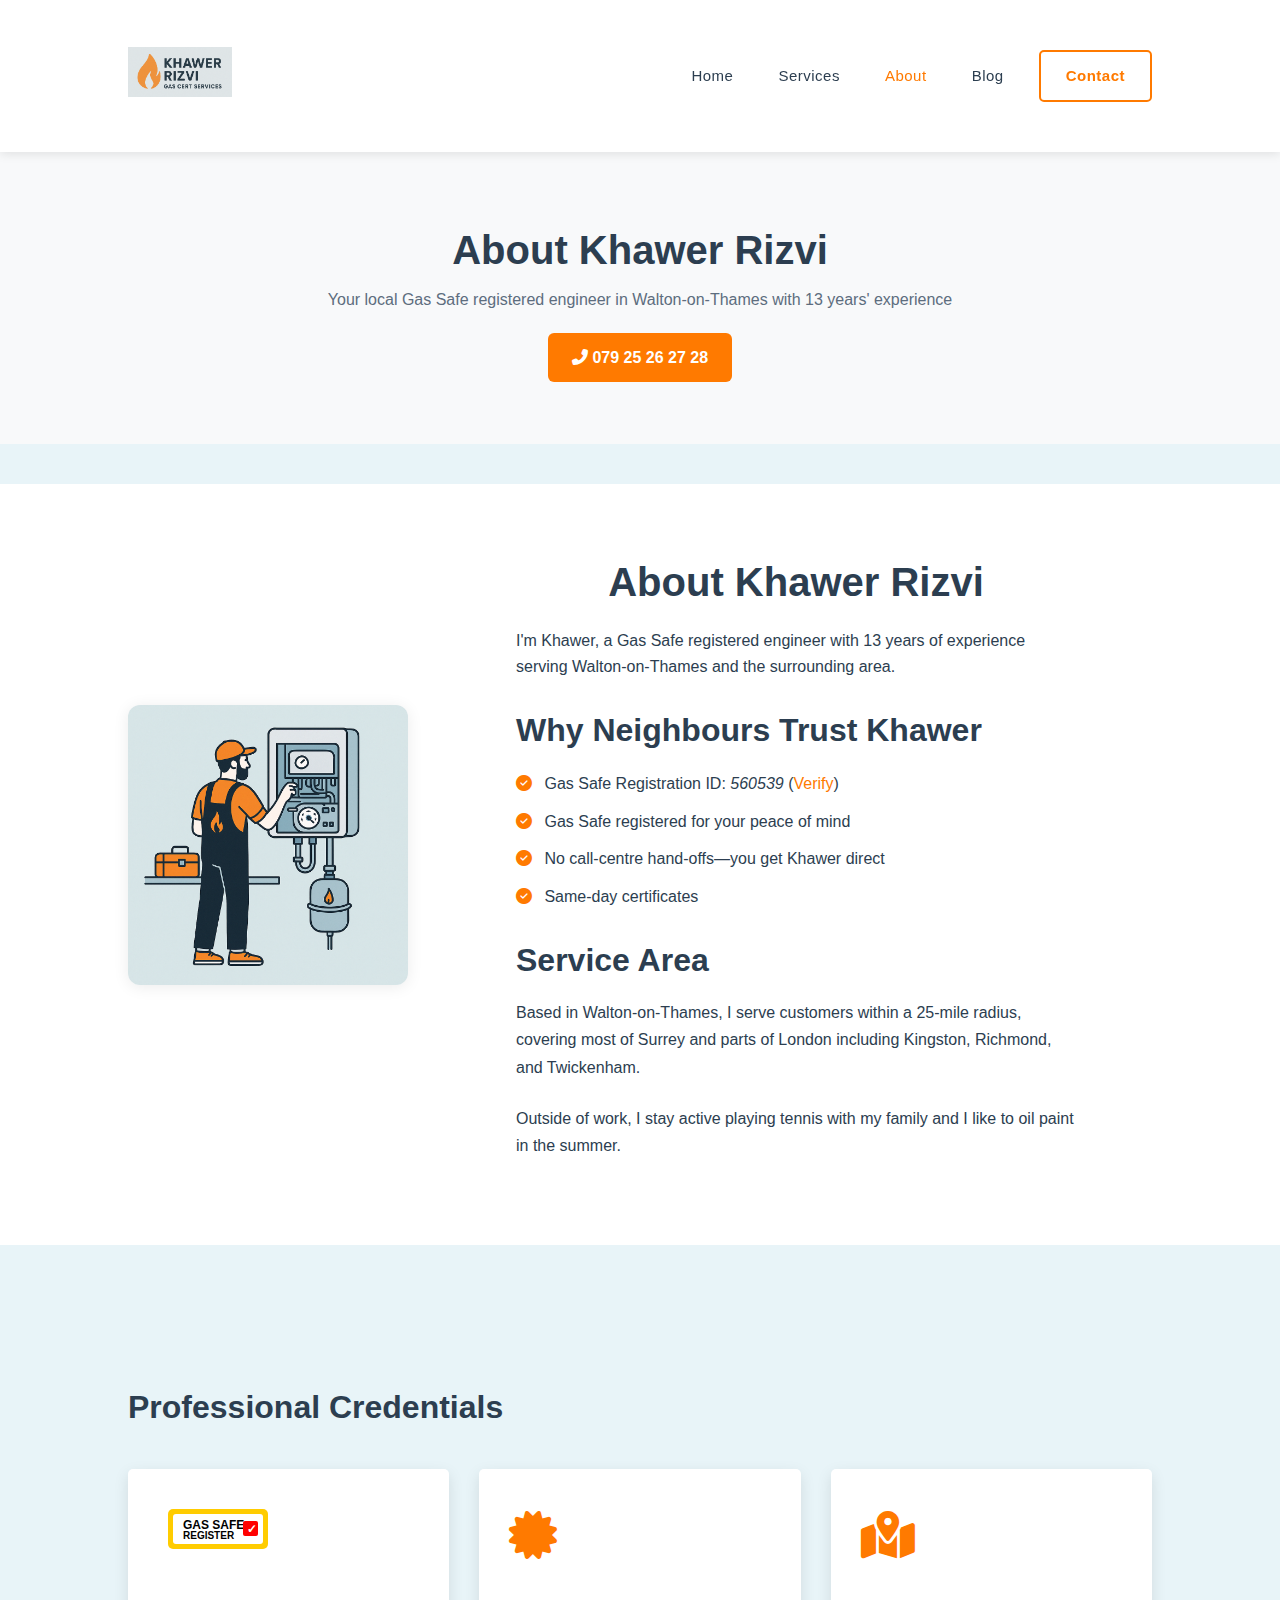
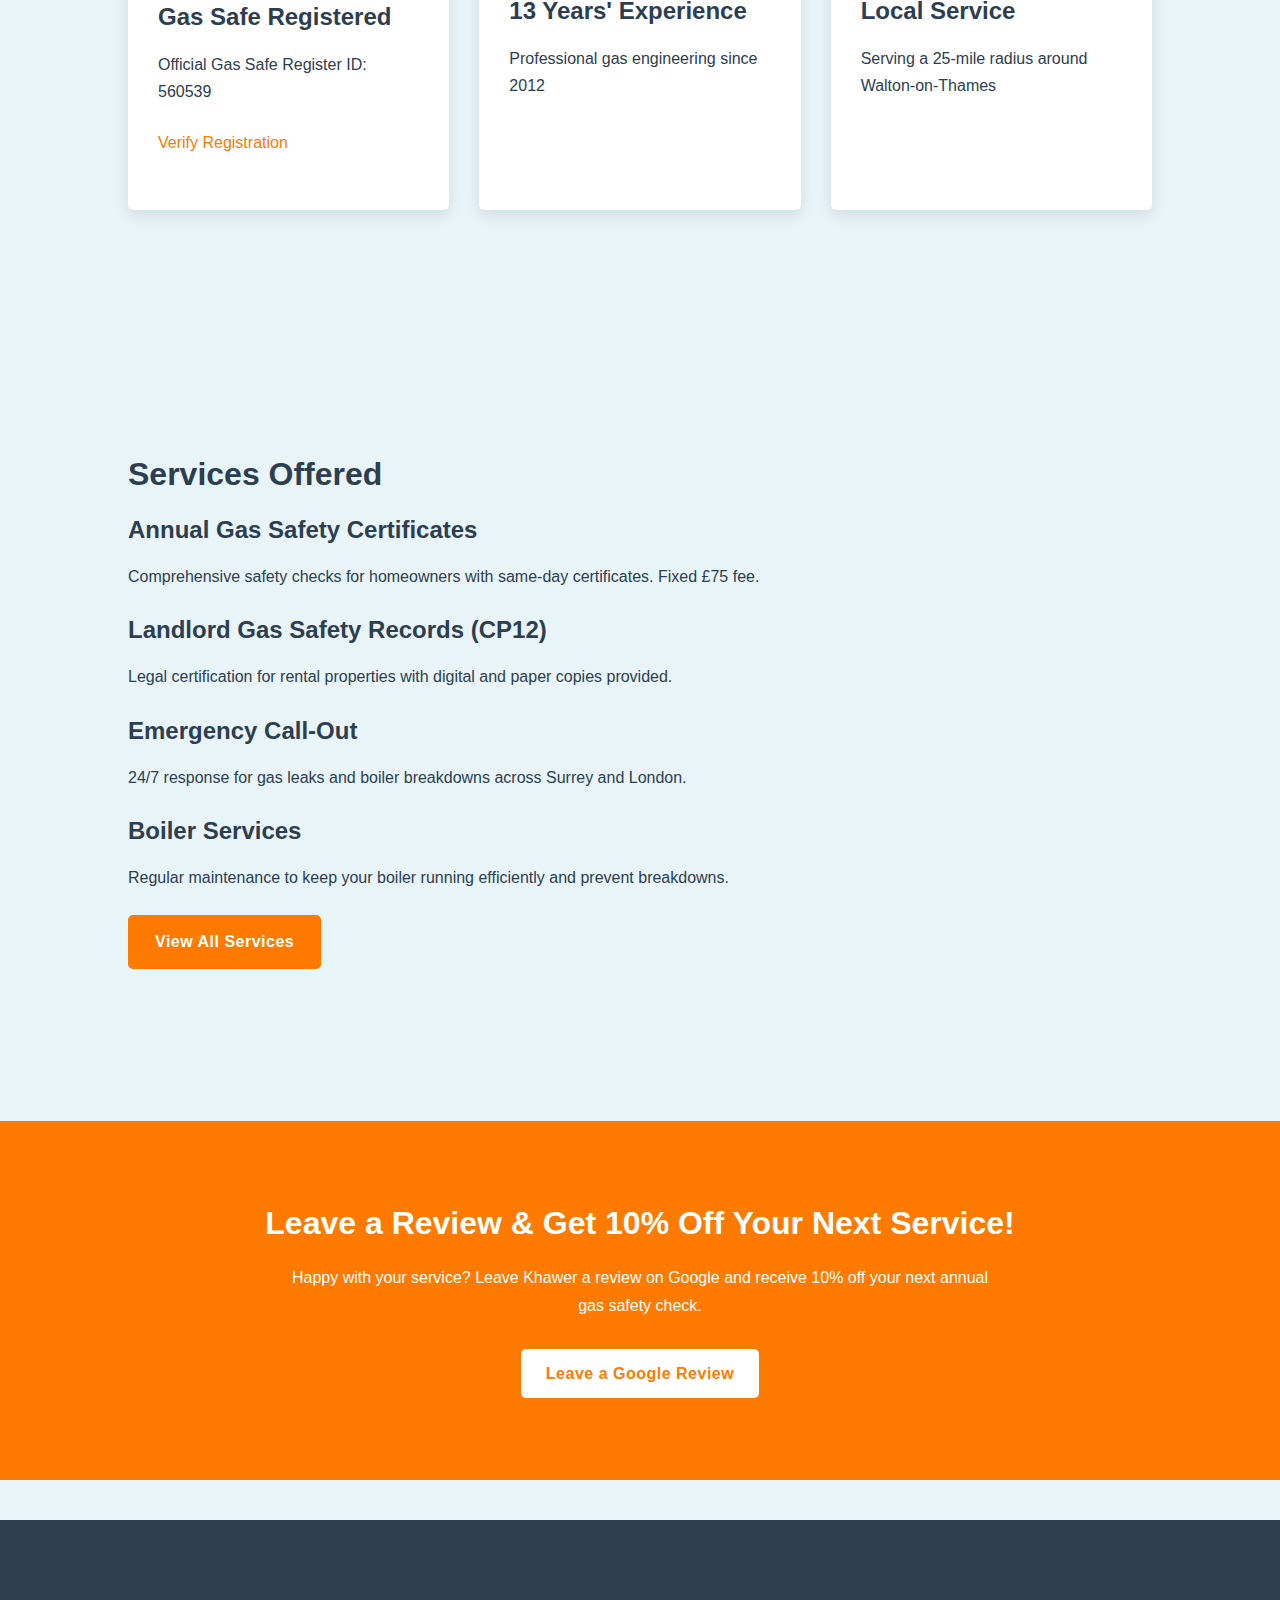
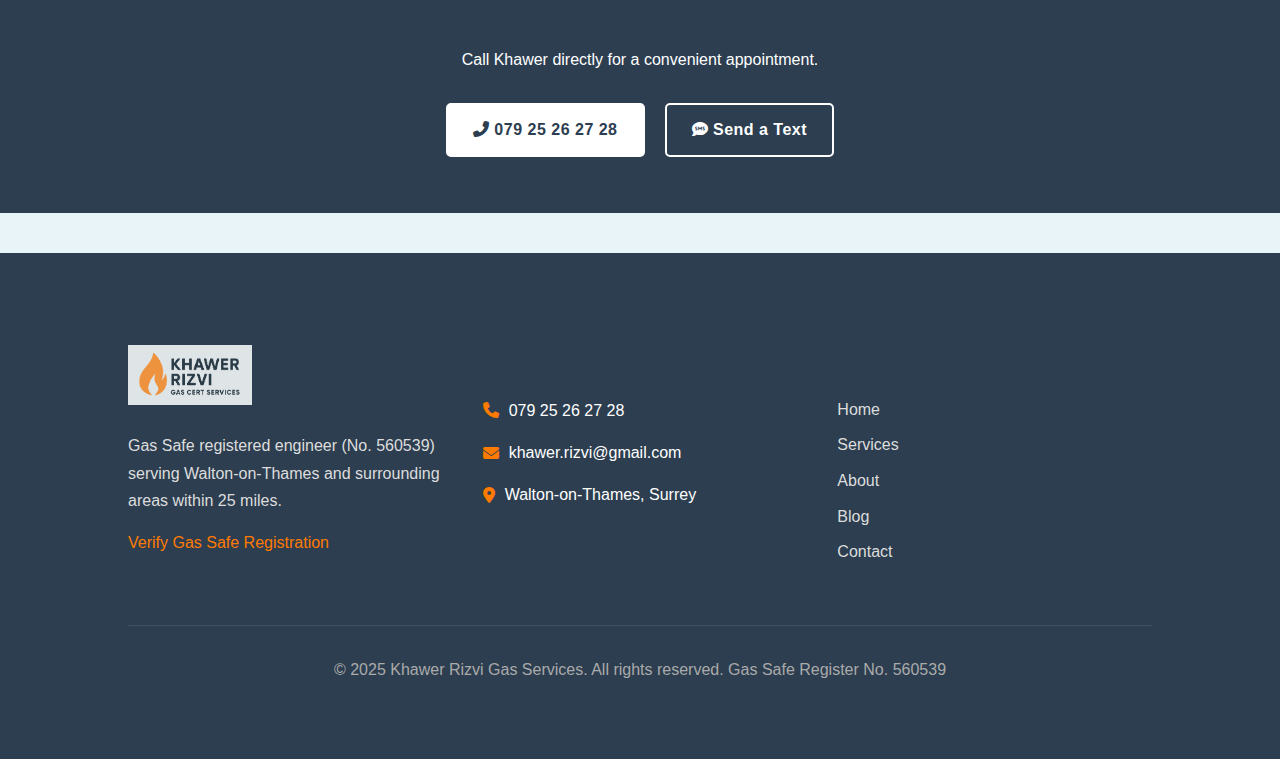
<file: about.html>
<!DOCTYPE html>
<html lang="en">
<head>
    <meta charset="UTF-8">
    <meta name="viewport" content="width=device-width, initial-scale=1.0">
    <title>About Khawer Rizvi – Walton‑on‑Thames' Trusted Gas Safe Engineer</title>
    <meta name="description" content="Khawer Rizvi is a Gas Safe registered engineer with 13 years' experience serving Walton‑on‑Thames and surrounding areas. Learn more about his services.">
    <link rel="stylesheet" href="css/style.css">
    <link rel="icon" href="images/favicon.ico" type="image/x-icon">
    <!-- Font Awesome -->
    <link rel="stylesheet" href="https://cdnjs.cloudflare.com/ajax/libs/font-awesome/6.4.0/css/all.min.css">
    <style>
        .about-phone-button {
            background-color: #ff7a00;
            color: white;
            padding: 10px 20px;
            border: none;
            border-radius: 5px;
            cursor: pointer;
        }
        .about-phone-button:hover {
            background-color: #ff9900;
        }
        .credential-icon {
            color: #ff7a00;
        }
        .review-cta {
            background-color: #ff7a00;
            color: white;
            padding: 50px 0;
            text-align: center;
            margin-top: 50px;
        }
        .review-cta h2 {
            color: white;
            margin-bottom: 20px;
        }
        .review-cta .btn {
            background-color: white;
            color: #ff7a00;
            font-weight: 600;
        }
        .review-cta .btn:hover {
            background-color: transparent;
            color: white;
            border-color: white;
        }
        /* New styles for spacing and grouping */
        section {
            margin-bottom: 40px;
        }
        .container {
            padding: 32px 5vw;
        }
        h1, h2, h3 {
            margin-top: 0;
            margin-bottom: 18px;
        }
        .about-grid {
            display: flex;
            flex-wrap: wrap;
            justify-content: center;
            gap: 32px;
        }
        .about-image {
            margin-right: 0;
        }
        .about-content {
            flex: 1;
            min-width: 260px;
            max-width: 600px;
        }
        .trust-list {
            list-style: none;
            padding: 0;
            margin: 0;
        }
        .trust-list li {
            margin-bottom: 10px;
        }
    </style>
</head>
<body>
    <header>
        <div class="container">
            <div class="logo">
                <a href="/">
                    <img src="images/logo.png" alt="Khawer Rizvi Gas Services">
                </a>
            </div>
            <div class="mobile-menu-btn">
                <span></span>
                <span></span>
                <span></span>
            </div>
            <nav>
                <ul>
                    <li><a href="/">Home</a></li>
                    <li><a href="/services.html">Services</a></li>
                    <li><a href="/about.html" class="active">About</a></li>
                    <li><a href="/blog.html">Blog</a></li>
                    <li><a href="/contact.html" class="btn btn-outline-nav">Contact</a></li>
                </ul>
            </nav>
        </div>
    </header>

    <main>
        <section class="page-header">
            <div class="container">
                <h1>About Khawer Rizvi</h1>
                <p>Your local Gas Safe registered engineer in Walton‑on‑Thames with 13 years' experience</p>
                <div class="about-cta" style="margin-top: 20px; margin-bottom: 10px;">
                    <a href="tel:07925262728" class="about-phone-button" style="display: inline-block; padding: 12px 24px; background: #ff7a00; color: white; text-decoration: none; border-radius: 6px; font-weight: 600;"><i class="fas fa-phone-alt"></i> 079 25 26 27 28</a>
                </div>
            </div>
        </section>

        <section class="about-section">
            <div class="container">
                <div class="about-grid">
                    <div class="about-image" style="text-align: center; margin-bottom: 30px;">
                        <img src="images/plumber.png" alt="Khawer Rizvi Gas Safe Engineer" style="max-width:280px; border-radius:12px; box-shadow:0 2px 16px rgba(0,0,0,0.08); margin: 0 auto 20px auto; display: block;">
                    </div>
                    <div class="about-content" style="margin: 0 auto; padding: 0 20px; max-width: 600px;">
                        <h1 style="margin-bottom: 20px; text-align: center;">About Khawer Rizvi</h1>
                        <p style="margin-bottom: 24px; line-height: 1.6;">I'm Khawer, a Gas Safe registered engineer with 13 years of experience serving Walton‑on‑Thames and the surrounding area.</p>
                        <h2 style="margin: 30px 0 20px 0;">Why Neighbours Trust Khawer</h2>
                        <ul class="trust-list" style="margin-bottom: 30px;">
                            <li style="margin-bottom: 12px;"><i class="fas fa-check-circle" style="color: #ff7a00; margin-right: 8px;"></i> Gas Safe Registration ID: <em>560539</em> (<a href="https://www.gassaferegister.co.uk/showengineers?se=True&amp;page=1&amp;ep=1xPOGK1AdTeDy4hfLti5PzL6pK08bC2%252fvWEnzbj28woxkD9e18jVRqi4z7vNDg0M6UVWa8EPSrYFKwGDPWY19BM6Yi985%252b6TBI8gf6f9mao%253d&amp;backurl=%252ffindbusinessresults%253fep%253d1xPOGK1AdTeDy4hfLti5PzL6pK08bC2%2525252fvWEnzbj28woLjqr3hASqnqThecjZrmQ9%2526Page%253d1&amp;searchurl=%252Ffindbusinessresults%253Fep%253D1xPOGK1AdTeDy4hfLti5PzL6pK08bC2%2525252fvWEnzbj28woLjqr3hASqnqThecjZrmQ9%2526Page%253D1" target="_blank">Verify</a>)</li>
                            <li style="margin-bottom: 12px;"><i class="fas fa-check-circle" style="color: #ff7a00; margin-right: 8px;"></i> Gas Safe registered for your peace of mind</li>
                            <li style="margin-bottom: 12px;"><i class="fas fa-check-circle" style="color: #ff7a00; margin-right: 8px;"></i> No call‑centre hand‑offs—you get Khawer direct</li>
                            <li style="margin-bottom: 12px;"><i class="fas fa-check-circle" style="color: #ff7a00; margin-right: 8px;"></i> Same‑day certificates</li>
                        </ul>
                        <h2>Service Area</h2>
                        <p>Based in Walton‑on‑Thames, I serve customers within a 25-mile radius, covering most of Surrey and parts of London including Kingston, Richmond, and Twickenham.</p>
                        <p>Outside of work, I stay active playing tennis with my family and I like to oil paint in the summer.</p>
                    </div>
                </div>
            </div>
        </section>

        <section class="credentials-section">
            <div class="container">
                <h2>Professional Credentials</h2>
                <div class="credentials-grid">
                    <div class="credential-card">
                        <div class="credential-icon">
                            <img src="images/gas-safe-logo.svg" alt="Gas Safe Register" width="120">
                        </div>
                        <h3>Gas Safe Registered</h3>
                        <p>Official Gas Safe Register ID: 560539</p>
                        <p><a href="https://www.gassaferegister.co.uk/showengineers?se=True&page=1&ep=1xPOGK1AdTeDy4hfLti5PzL6pK08bC2%252fvWEnzbj28woxkD9e18jVRqi4z7vNDg0M6UVWa8EPSrYFKwGDPWY19BM6Yi985%252b6TBI8gf6f9mao%253d&backurl=%252ffindbusinessresults%253fep%253d1xPOGK1AdTeDy4hfLti5PzL6pK08bC2%2525252fvWEnzbj28woLjqr3hASqnqThecjZrmQ9%2526Page%253d1&searchurl=%252Ffindbusinessresults%253Fep%253D1xPOGK1AdTeDy4hfLti5PzL6pK08bC2%2525252fvWEnzbj28woLjqr3hASqnqThecjZrmQ9%2526Page%253D1" target="_blank">Verify Registration</a></p>
                    </div>
                    <div class="credential-card">
                        <div class="credential-icon">
                            <i class="fas fa-certificate"></i>
                        </div>
                        <h3>13 Years' Experience</h3>
                        <p>Professional gas engineering since 2012</p>
                    </div>
                    <div class="credential-card">
                        <div class="credential-icon">
                            <i class="fas fa-map-marked-alt"></i>
                        </div>
                        <h3>Local Service</h3>
                        <p>Serving a 25-mile radius around Walton‑on‑Thames</p>
                    </div>
                </div>
            </div>
        </section>

        <section class="services-summary">
            <div class="container">
                <h2>Services Offered</h2>
                <div class="services-summary-grid">
                    <div class="service-summary-card">
                        <h3>Annual Gas Safety Certificates</h3>
                        <p>Comprehensive safety checks for homeowners with same-day certificates. Fixed £75 fee.</p>
                    </div>
                    <div class="service-summary-card">
                        <h3>Landlord Gas Safety Records (CP12)</h3>
                        <p>Legal certification for rental properties with digital and paper copies provided.</p>
                    </div>
                    <div class="service-summary-card">
                        <h3>Emergency Call-Out</h3>
                        <p>24/7 response for gas leaks and boiler breakdowns across Surrey and London.</p>
                    </div>
                    <div class="service-summary-card">
                        <h3>Boiler Services</h3>
                        <p>Regular maintenance to keep your boiler running efficiently and prevent breakdowns.</p>
                    </div>
                </div>
                <div class="services-summary-cta">
                    <a href="/services.html" class="btn btn-primary">View All Services</a>
                </div>
            </div>
        </section>

        <section class="review-cta">
            <div class="container">
                <h2>Leave a Review & Get 10% Off Your Next Service!</h2>
                <p>Happy with your service? Leave Khawer a review on Google and receive 10% off your next annual gas safety check.</p>
                <a href="https://g.page/r/CXX-PLACEHOLDER-LINK/review" class="btn">Leave a Google Review</a>
            </div>
        </section>

        <section class="cta-banner">
            <div class="container">
                <h2>Ready for Your Gas Safety Check?</h2>
                <p>Call Khawer directly for a convenient appointment.</p>
                <div class="cta-buttons">
                    <a href="tel:07925262728" class="btn btn-primary"><i class="fas fa-phone-alt"></i> 079 25 26 27 28</a>
                    <a href="sms:07925262728" class="btn btn-outline"><i class="fas fa-sms"></i> Send a Text</a>
                </div>
            </div>
        </section>
    </main>

    <footer>
        <div class="container">
            <div class="footer-grid">
                <div class="footer-logo">
                    <img src="images/logo.png" alt="Khawer Rizvi Gas Services">
                    <p>Gas Safe registered engineer (No. 560539) serving Walton‑on‑Thames and surrounding areas within 25 miles.</p>
                    <p><a href="https://www.gassaferegister.co.uk/showengineers?se=True&page=1&ep=1xPOGK1AdTeDy4hfLti5PzL6pK08bC2%252fvWEnzbj28woxkD9e18jVRqi4z7vNDg0M6UVWa8EPSrYFKwGDPWY19BM6Yi985%252b6TBI8gf6f9mao%253d&backurl=%252ffindbusinessresults%253fep%253d1xPOGK1AdTeDy4hfLti5PzL6pK08bC2%2525252fvWEnzbj28woLjqr3hASqnqThecjZrmQ9%2526Page%253d1&searchurl=%252Ffindbusinessresults%253Fep%253D1xPOGK1AdTeDy4hfLti5PzL6pK08bC2%2525252fvWEnzbj28woLjqr3hASqnqThecjZrmQ9%2526Page%253D1" target="_blank">Verify Gas Safe Registration</a></p>
                </div>
                <div class="footer-contact">
                    <h3>Contact</h3>
                    <p><i class="fas fa-phone"></i> <a href="tel:07925262728">079 25 26 27 28</a></p>
                    <p><i class="fas fa-envelope"></i> <a href="mailto:khawer.rizvi@gmail.com">khawer.rizvi@gmail.com</a></p>
                    <p><i class="fas fa-map-marker-alt"></i> Walton‑on‑Thames, Surrey</p>
                </div>
                <div class="footer-links">
                    <h3>Quick Links</h3>
                    <ul>
                        <li><a href="/">Home</a></li>
                        <li><a href="/services.html">Services</a></li>
                        <li><a href="/about.html">About</a></li>
                        <li><a href="/blog.html">Blog</a></li>
                        <li><a href="/contact.html">Contact</a></li>
                    </ul>
                </div>
            </div>
            <div class="footer-bottom">
                <p>&copy; 2025 Khawer Rizvi Gas Services. All rights reserved. Gas Safe Register No. 560539</p>
            </div>
        </div>
    </footer>
    
    <script src="js/main.js"></script>
</body>
</html>
</file>
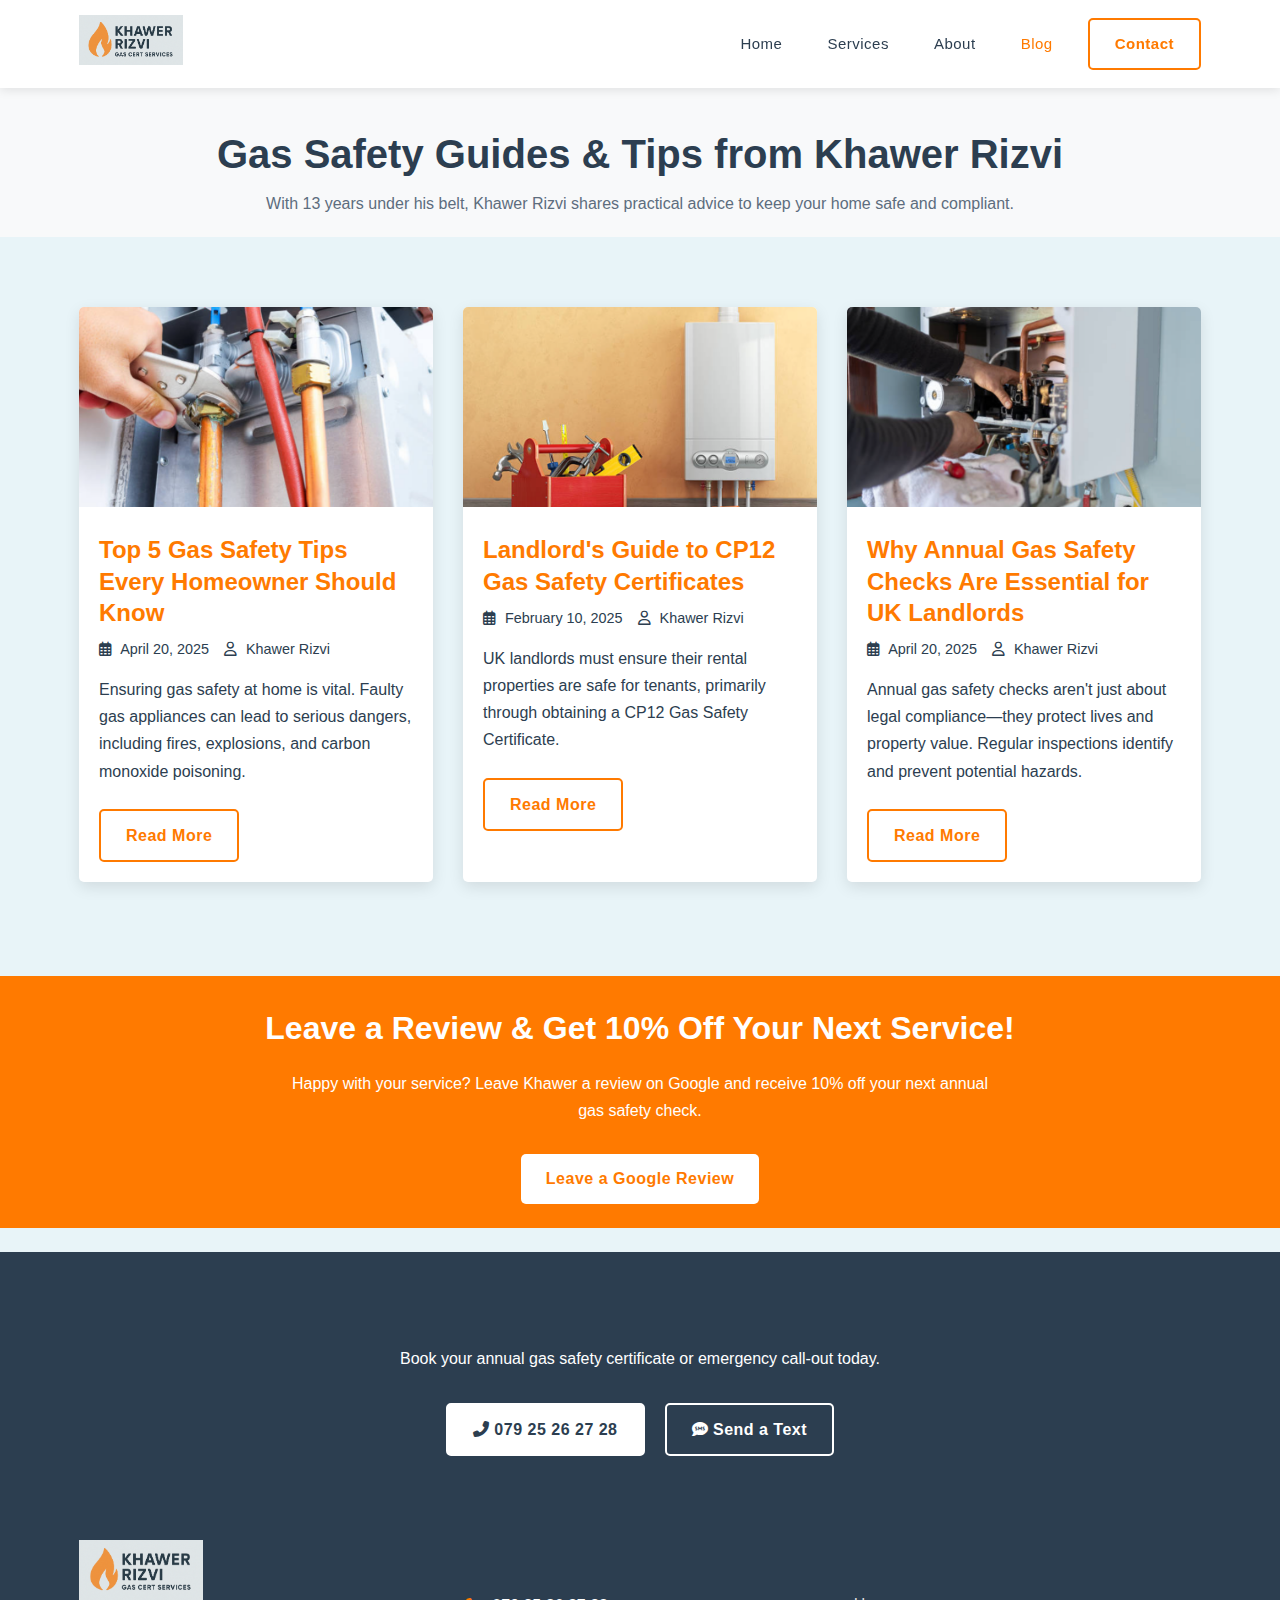
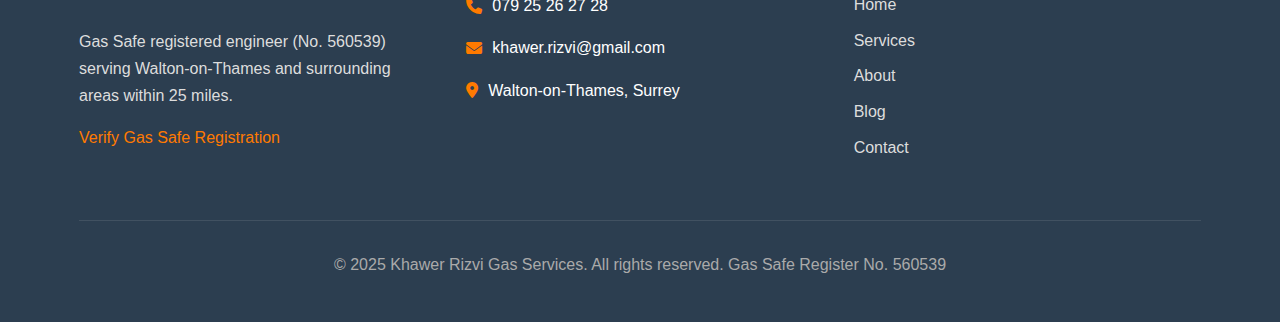
<file: blog.html>
<!DOCTYPE html>
<html lang="en">
<head>
    <meta charset="UTF-8">
    <meta name="viewport" content="width=device-width, initial-scale=1.0">
    <title>Gas Safety Blog Walton‑on‑Thames – Tips from Khawer Rizvi</title>
    <meta name="description" content="Expert gas‑safety tips and guides for Walton‑on‑Thames homeowners, by Khawer Rizvi, Gas Safe engineer with 13 years' experience.">
    <link rel="stylesheet" href="css/style.css">
    <link rel="icon" href="images/favicon.ico" type="image/x-icon">
    <!-- Font Awesome -->
    <link rel="stylesheet" href="https://cdnjs.cloudflare.com/ajax/libs/font-awesome/6.4.0/css/all.min.css">
    <!-- Google tag (gtag.js) -->
    <script async src="https://www.googletagmanager.com/gtag/js?id=G-E4MYHXT1ZE"></script>
    <script>
      window.dataLayer = window.dataLayer || [];
      function gtag(){dataLayer.push(arguments);}
      gtag('js', new Date());

      gtag('config', 'G-E4MYHXT1ZE');
    </script>
</head>
<body>
    <header>
        <div class="container">
            <div class="logo">
                <a href="/">
                    <img src="images/logo.png" alt="Khawer Rizvi Gas Services">
                </a>
            </div>
            <div class="mobile-menu-btn">
                <span></span>
                <span></span>
                <span></span>
            </div>
            <nav>
                <ul>
                    <li><a href="/">Home</a></li>
                    <li><a href="/services.html">Services</a></li>
                    <li><a href="/about.html">About</a></li>
                    <li><a href="/blog.html" class="active">Blog</a></li>
                    <li><a href="/contact.html" class="btn btn-outline-nav">Contact</a></li>
                </ul>
            </nav>
        </div>
    </header>

    <main>
        <section class="page-header">
            <div class="container">
                <h1>Gas Safety Guides & Tips from Khawer Rizvi</h1>
                <p>With 13 years under his belt, Khawer Rizvi shares practical advice to keep your home safe and compliant.</p>
            </div>
        </section>

        <section class="blog-list">
            <div class="container">
                <div class="blog-grid">
                    <article class="blog-card">
                        <div class="blog-image">
                            <img src="images/stock3.png" alt="Gas Safety Tips">
                        </div>
                        <div class="blog-content">
                            <h2><a href="/blog/top-5-gas-safety-tips.html">Top 5 Gas Safety Tips Every Homeowner Should Know</a></h2>
                            <div class="blog-meta">
                                <span><i class="far fa-calendar-alt"></i> April 20, 2025</span>
                                <span><i class="far fa-user"></i> Khawer Rizvi</span>
                            </div>
                            <p>Ensuring gas safety at home is vital. Faulty gas appliances can lead to serious dangers, including fires, explosions, and carbon monoxide poisoning.</p>
                            <a href="/blog/top-5-gas-safety-tips.html" class="btn btn-outline">Read More</a>
                        </div>
                    </article>

                    <article class="blog-card">
                        <div class="blog-image">
                            <img src="images/stock4.png" alt="Landlord CP12 Guide">
                        </div>
                        <div class="blog-content">
                            <h2><a href="/blog/landlord-cp12-guide.html">Landlord's Guide to CP12 Gas Safety Certificates</a></h2>
                            <div class="blog-meta">
                                <span><i class="far fa-calendar-alt"></i> February 10, 2025</span>
                                <span><i class="far fa-user"></i> Khawer Rizvi</span>
                            </div>
                            <p>UK landlords must ensure their rental properties are safe for tenants, primarily through obtaining a CP12 Gas Safety Certificate.</p>
                            <a href="/blog/landlord-cp12-guide.html" class="btn btn-outline">Read More</a>
                        </div>
                    </article>

                    <article class="blog-card">
                        <div class="blog-image">
                            <img src="images/stock5.png" alt="Annual Gas Safety Checks">
                        </div>
                        <div class="blog-content">
                            <h2><a href="/blog/annual-gas-safety-checks.html">Why Annual Gas Safety Checks Are Essential for UK Landlords</a></h2>
                            <div class="blog-meta">
                                <span><i class="far fa-calendar-alt"></i> April 20, 2025</span>
                                <span><i class="far fa-user"></i> Khawer Rizvi</span>
                            </div>
                            <p>Annual gas safety checks aren't just about legal compliance—they protect lives and property value. Regular inspections identify and prevent potential hazards.</p>
                            <a href="/blog/annual-gas-safety-checks.html" class="btn btn-outline">Read More</a>
                        </div>
                    </article>
                </div>
            </div>
        </section>

        <section class="review-cta">
            <div class="container">
                <h2>Leave a Review & Get 10% Off Your Next Service!</h2>
                <p>Happy with your service? Leave Khawer a review on Google and receive 10% off your next annual gas safety check.</p>
                <a href="https://g.page/r/CbkY4YZGG7O6EBI/review" class="btn">Leave a Google Review</a>
            </div>
        </section>

        <section class="cta-banner">
            <div class="container">
                <h2>Need a Gas Safety Check?</h2>
                <p>Book your annual gas safety certificate or emergency call-out today.</p>
                <div class="cta-buttons">
                    <a href="tel:07925262728" class="btn btn-primary"><i class="fas fa-phone-alt"></i> 079 25 26 27 28</a>
                    <a href="sms:07925262728" class="btn btn-outline"><i class="fas fa-sms"></i> Send a Text</a>
                </div>
            </div>
        </section>
    </main>

    <footer>
        <div class="container">
            <div class="footer-grid">
                <div class="footer-logo">
                    <img src="images/logo.png" alt="Khawer Rizvi Gas Services">
                    <p>Gas Safe registered engineer (No. 560539) serving Walton‑on‑Thames and surrounding areas within 25 miles.</p>
                    <p><a href="https://www.gassaferegister.co.uk/showengineers?se=True&page=1&ep=1xPOGK1AdTeDy4hfLti5PzL6pK08bC2%252fvWEnzbj28woxkD9e18jVRqi4z7vNDg0M6UVWa8EPSrYFKwGDPWY19BM6Yi985%252b6TBI8gf6f9mao%253d&backurl=%252ffindbusinessresults%253fep%253d1xPOGK1AdTeDy4hfLti5PzL6pK08bC2%2525252fvWEnzbj28woLjqr3hASqnqThecjZrmQ9%2526Page%253d1&searchurl=%252Ffindbusinessresults%253Fep%253D1xPOGK1AdTeDy4hfLti5PzL6pK08bC2%2525252fvWEnzbj28woLjqr3hASqnqThecjZrmQ9%2526Page%253D1" target="_blank">Verify Gas Safe Registration</a></p>
                </div>
                <div class="footer-contact">
                    <h3>Contact</h3>
                    <p><i class="fas fa-phone"></i> <a href="tel:07925262728">079 25 26 27 28</a></p>
                    <p><i class="fas fa-envelope"></i> <a href="mailto:khawer.rizvi@gmail.com">khawer.rizvi@gmail.com</a></p>
                    <p><i class="fas fa-map-marker-alt"></i> Walton‑on‑Thames, Surrey</p>
                </div>
                <div class="footer-links">
                    <h3>Quick Links</h3>
                    <ul>
                        <li><a href="/">Home</a></li>
                        <li><a href="/services.html">Services</a></li>
                        <li><a href="/about.html">About</a></li>
                        <li><a href="/blog.html">Blog</a></li>
                        <li><a href="/contact.html">Contact</a></li>
                    </ul>
                </div>
            </div>
            <div class="footer-bottom">
                <p>&copy; 2025 Khawer Rizvi Gas Services. All rights reserved. Gas Safe Register No. 560539</p>
            </div>
        </div>
    </footer>

    <!-- Schema.org structured data -->
    <script type="application/ld+json">
    {
      "@context": "https://schema.org",
      "@type": "LocalBusiness",
      "name": "Khawer Rizvi Gas Services",
      "image": "https://khawergas.co.uk/images/plumber.png",
      "description": "Khawer Rizvi Gas Services — Walton‑on‑Thames' Gas Safe engineer. 24/7 call‑out, fast response, £75 annual safety checks.",
      "telephone": "+447925262728",
      "email": "khawer.rizvi@gmail.com",
      "address": {
        "@type": "PostalAddress",
        "addressLocality": "Walton-on-Thames",
        "addressRegion": "Surrey",
        "postalCode": "KT12 XXX",
        "addressCountry": "UK"
      },
      "geo": { "@type": "GeoCoordinates", "latitude": 51.388, "longitude": -0.417 },
      "url": "https://khawergas.co.uk",
      "priceRange": "££",
      "openingHoursSpecification": [
        {
          "dayOfWeek": ["Monday","Tuesday","Wednesday","Thursday","Friday","Saturday","Sunday"],
          "opens": "00:00",
          "closes": "23:59"
        }
      ],
      "aggregateRating": {
        "@type": "AggregateRating",
        "ratingValue": "4.9",
        "reviewCount": "65"
      }
    }
    </script>
    
    <script src="js/main.js"></script>
</body>
</html>
</file>
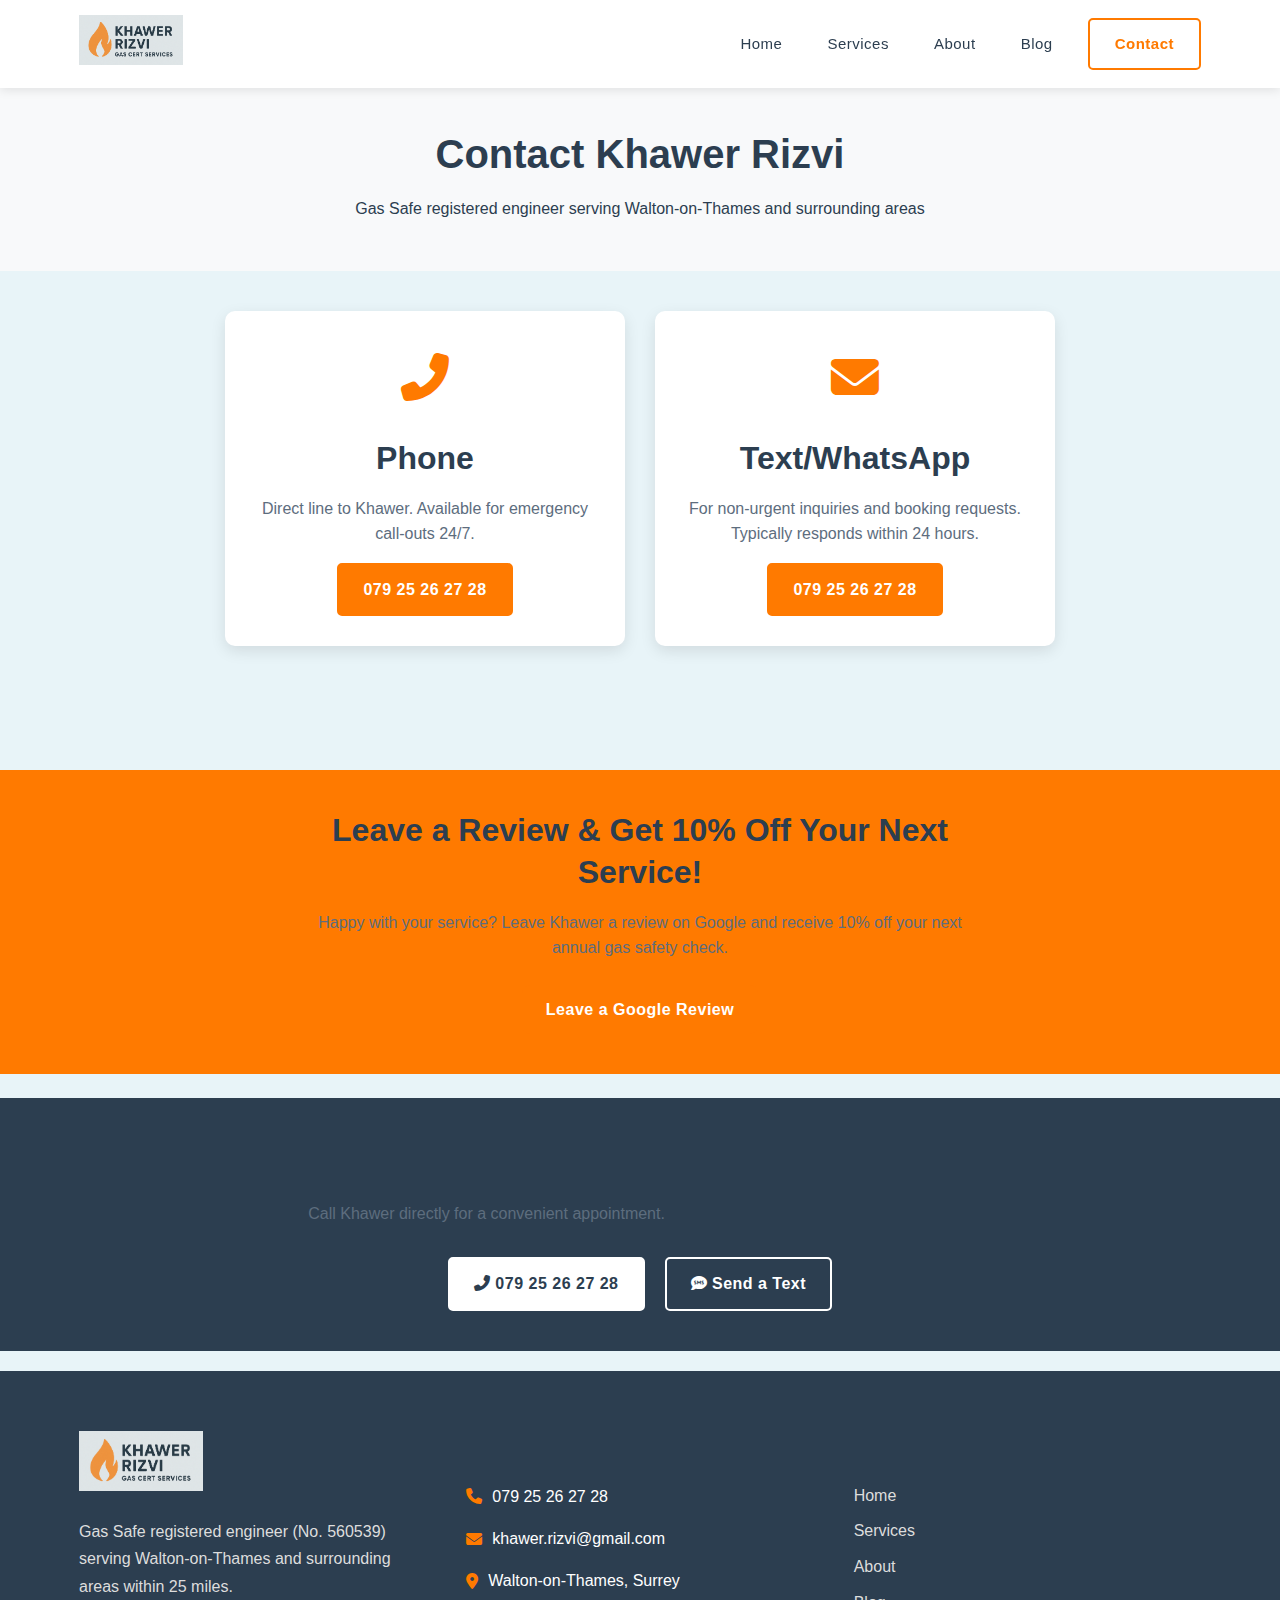
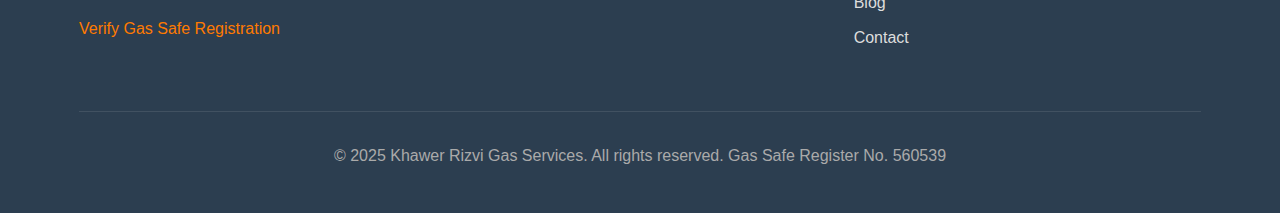
<file: contact.html>
<!DOCTYPE html>
<html lang="en">
<head>
    <meta charset="UTF-8">
    <meta name="viewport" content="width=device-width, initial-scale=1.0">
    <title>Contact Khawer Rizvi – Gas Safe Engineer in Walton‑on‑Thames</title>
    <meta name="description" content="Contact Khawer Rizvi, Gas Safe registered engineer (No. 560539) for gas safety services in Walton‑on‑Thames and surrounding areas. Call 079 25 26 27 28.">
    <link rel="stylesheet" href="css/style.css">
    <link rel="icon" href="images/favicon.ico" type="image/x-icon">
    <!-- Font Awesome -->
    <link rel="stylesheet" href="https://cdnjs.cloudflare.com/ajax/libs/font-awesome/6.4.0/css/all.min.css">
    <style>
        .contact-methods {
            display: grid;
            grid-template-columns: repeat(auto-fit, minmax(300px, 1fr));
            gap: 30px;
            margin-top: 40px;
        }
        
        .contact-method-card {
            background-color: #ffffff;
            border-radius: 10px;
            padding: 30px;
            box-shadow: 0 5px 15px rgba(0,0,0,0.1);
            text-align: center;
            transition: transform 0.3s ease;
        }
        
        .contact-method-card:hover {
            transform: translateY(-5px);
        }
        
        .contact-icon {
            font-size: 3rem;
            color: #ff7a00;
            margin-bottom: 20px;
        }
        
        .contact-method-card h3 {
            margin-bottom: 15px;
            color: #2c3e50;
        }
        
        .contact-method-card p {
            margin-bottom: 20px;
            color: #5d6d7e;
        }
        
        .contact-method-card .btn {
            width: 100%;
        }
        
        .service-area-map {
            margin-top: 60px;
            border-radius: 10px;
            overflow: hidden;
            box-shadow: 0 5px 15px rgba(0,0,0,0.1);
        }
        
        .service-area-map iframe {
            width: 100%;
            height: 400px;
            border: none;
        }
        
        .contact-hours {
            margin-top: 60px;
            text-align: center;
        }
        
        .hours-grid {
            display: grid;
            grid-template-columns: repeat(auto-fit, minmax(200px, 1fr));
            gap: 30px;
            margin-top: 30px;
        }
        
        .hours-card {
            background-color: #ffffff;
            border-radius: 10px;
            padding: 20px;
            box-shadow: 0 5px 15px rgba(0,0,0,0.1);
        }
        
        .hours-card h3 {
            margin-bottom: 15px;
            color: #2c3e50;
        }
        
        .hours-card p {
            color: #5d6d7e;
        }
        
        .emergency-note {
            color: #ff7a00;
            font-weight: 600;
        }
        
        .page-header {
            padding: 40px 5vw 30px 5vw;
            text-align: center;
        }
        
        .page-header h1 {
            margin: 0 0 16px 0;
            color: #2c3e50;
        }
        
        .page-header p {
            margin: 0 0 20px 0;
            color: #2c3e50;
            max-width: 700px;
            margin-left: auto;
            margin-right: auto;
            line-height: 1.6;
        }
        
        .contact-info {
            padding: 40px 5vw;
            margin-bottom: 20px;
        }
        
        .contact-grid {
            display: flex;
            flex-wrap: wrap;
            gap: 30px;
            justify-content: center;
        }
        
        .contact-card {
            background-color: white;
            border-radius: 10px;
            box-shadow: 0 5px 15px rgba(0,0,0,0.1);
            padding: 30px;
            text-align: center;
            flex: 1;
            min-width: 300px;
            max-width: 400px;
        }
        
        .contact-icon {
            margin-bottom: 20px;
            color: #ff7a00;
        }
        
        .contact-icon i {
            font-size: 48px;
        }
        
        .contact-card h2 {
            margin: 0 0 16px 0;
            color: #2c3e50;
        }
        
        .contact-card p {
            margin: 0 0 16px 0;
            line-height: 1.6;
            color: #5d6d7e;
        }
        
        .contact-card .btn {
            display: inline-block;
            padding: 12px 24px;
        }
        
        .review-cta {
            padding: 40px 5vw;
            margin-bottom: 20px;
        }
        
        .review-cta h2 {
            margin: 0 0 20px 0;
            color: #2c3e50;
            text-align: center;
        }
        
        .review-cta p {
            margin: 0 0 20px 0;
            color: #5d6d7e;
            text-align: center;
        }
        
        .review-cta .btn {
            display: inline-block;
            padding: 12px 24px;
        }
        
        .cta-banner {
            padding: 40px 5vw;
            margin-bottom: 20px;
        }
        
        .cta-banner h2 {
            margin: 0 0 20px 0;
            color: #2c3e50;
            text-align: center;
        }
        
        .cta-banner p {
            margin: 0 0 20px 0;
            color: #5d6d7e;
            text-align: center;
        }
        
        .cta-banner .btn {
            display: inline-block;
            padding: 12px 24px;
        }
    </style>
</head>
<body>
    <header>
        <div class="container">
            <div class="logo">
                <a href="/">
                    <img src="images/logo.png" alt="Khawer Rizvi Gas Services">
                </a>
            </div>
            <nav>
                <ul>
                    <li><a href="/">Home</a></li>
                    <li><a href="/services.html">Services</a></li>
                    <li><a href="/about.html">About</a></li>
                    <li><a href="/blog.html">Blog</a></li>
                    <li><a href="/contact.html" class="active btn btn-outline-nav">Contact</a></li>
                </ul>
                <div class="mobile-menu-btn">
                    <span></span>
                    <span></span>
                    <span></span>
                </div>
            </nav>
        </div>
    </header>

    <main>
        <section class="page-header">
            <div class="container">
                <h1>Contact Khawer Rizvi</h1>
                <p>Gas Safe registered engineer serving Walton‑on‑Thames and surrounding areas</p>
            </div>
        </section>

        <section class="contact-info">
            <div class="container">
                <div class="contact-grid">
                    <div class="contact-card" style="background-color: white; border-radius: 10px; box-shadow: 0 5px 15px rgba(0,0,0,0.1); padding: 30px; text-align: center; flex: 1; min-width: 300px; max-width: 400px;">
                        <div class="contact-icon" style="margin-bottom: 20px; color: #ff7a00;">
                            <i class="fas fa-phone-alt"></i>
                        </div>
                        <h2>Phone</h2>
                        <p>Direct line to Khawer. Available for emergency call-outs 24/7.</p>
                        <a href="tel:07925262728" class="btn btn-primary" style="display: inline-block; padding: 12px 24px;">079 25 26 27 28</a>
                    </div>
                    
                    <div class="contact-card" style="background-color: white; border-radius: 10px; box-shadow: 0 5px 15px rgba(0,0,0,0.1); padding: 30px; text-align: center; flex: 1; min-width: 300px; max-width: 400px;">
                        <div class="contact-icon" style="margin-bottom: 20px; color: #ff7a00;">
                            <i class="fas fa-envelope" style="font-size: 48px;"></i>
                        </div>
                        <h2 style="margin: 0 0 16px 0; color: #2c3e50;">Text/WhatsApp</h2>
                        <p style="margin: 0 0 16px 0; line-height: 1.6; color: #5d6d7e;">For non-urgent inquiries and booking requests. Typically responds within 24 hours.</p>
                        <a href="sms:07925262728" class="btn btn-primary" style="display: inline-block; padding: 12px 24px;">079 25 26 27 28</a>
                    </div>
                </div>
            </div>
        </section>

        <section class="review-cta">
            <div class="container" style="text-align: center; max-width: 700px; margin-left: auto; margin-right: auto;">
                <h2 style="margin: 0 0 16px 0; color: #2c3e50;">Leave a Review & Get 10% Off Your Next Service!</h2>
                <p style="margin: 0 0 24px 0; line-height: 1.6; color: #5d6d7e;">Happy with your service? Leave Khawer a review on Google and receive 10% off your next annual gas safety check.</p>
                <a href="https://g.page/r/CXX-PLACEHOLDER-LINK/review" class="btn" style="display: inline-block; padding: 12px 24px; background-color: #ff7a00; color: white; text-decoration: none; border-radius: 8px; font-weight: 600;">Leave a Google Review</a>
            </div>
        </section>

        <section class="cta-banner">
            <div class="container">
                <h2>Need a Gas Safety Check Today?</h2>
                <p>Call Khawer directly for a convenient appointment.</p>
                <div class="cta-buttons">
                    <a href="tel:07925262728" class="btn btn-primary"><i class="fas fa-phone-alt"></i> 079 25 26 27 28</a>
                    <a href="sms:07925262728" class="btn btn-outline"><i class="fas fa-sms"></i> Send a Text</a>
                </div>
            </div>
        </section>
    </main>

    <footer>
        <div class="container">
            <div class="footer-grid">
                <div class="footer-logo">
                    <img src="images/logo.png" alt="Khawer Rizvi Gas Services">
                    <p>Gas Safe registered engineer (No. 560539) serving Walton‑on‑Thames and surrounding areas within 25 miles.</p>
                    <p><a href="https://www.gassaferegister.co.uk/showengineers?se=True&page=1&ep=1xPOGK1AdTeDy4hfLti5PzL6pK08bC2%252fvWEnzbj28woxkD9e18jVRqi4z7vNDg0M6UVWa8EPSrYFKwGDPWY19BM6Yi985%252b6TBI8gf6f9mao%253d&backurl=%252ffindbusinessresults%253fep%253d1xPOGK1AdTeDy4hfLti5PzL6pK08bC2%2525252fvWEnzbj28woLjqr3hASqnqThecjZrmQ9%2526Page%253d1&searchurl=%252Ffindbusinessresults%253Fep%253D1xPOGK1AdTeDy4hfLti5PzL6pK08bC2%2525252fvWEnzbj28woLjqr3hASqnqThecjZrmQ9%2526Page%253D1" target="_blank">Verify Gas Safe Registration</a></p>
                </div>
                <div class="footer-contact">
                    <h3>Contact</h3>
                    <p><i class="fas fa-phone"></i> <a href="tel:07925262728">079 25 26 27 28</a></p>
                    <p><i class="fas fa-envelope"></i> <a href="mailto:khawer.rizvi@gmail.com">khawer.rizvi@gmail.com</a></p>
                    <p><i class="fas fa-map-marker-alt"></i> Walton‑on‑Thames, Surrey</p>
                </div>
                <div class="footer-links">
                    <h3>Quick Links</h3>
                    <ul>
                        <li><a href="/">Home</a></li>
                        <li><a href="/services.html">Services</a></li>
                        <li><a href="/about.html">About</a></li>
                        <li><a href="/blog.html">Blog</a></li>
                        <li><a href="/contact.html">Contact</a></li>
                    </ul>
                </div>
            </div>
            <div class="footer-bottom">
                <p>&copy; 2025 Khawer Rizvi Gas Services. All rights reserved. Gas Safe Register No. 560539</p>
            </div>
        </div>
    </footer>

    <script src="js/main.js"></script>
</body>
</html>
</file>
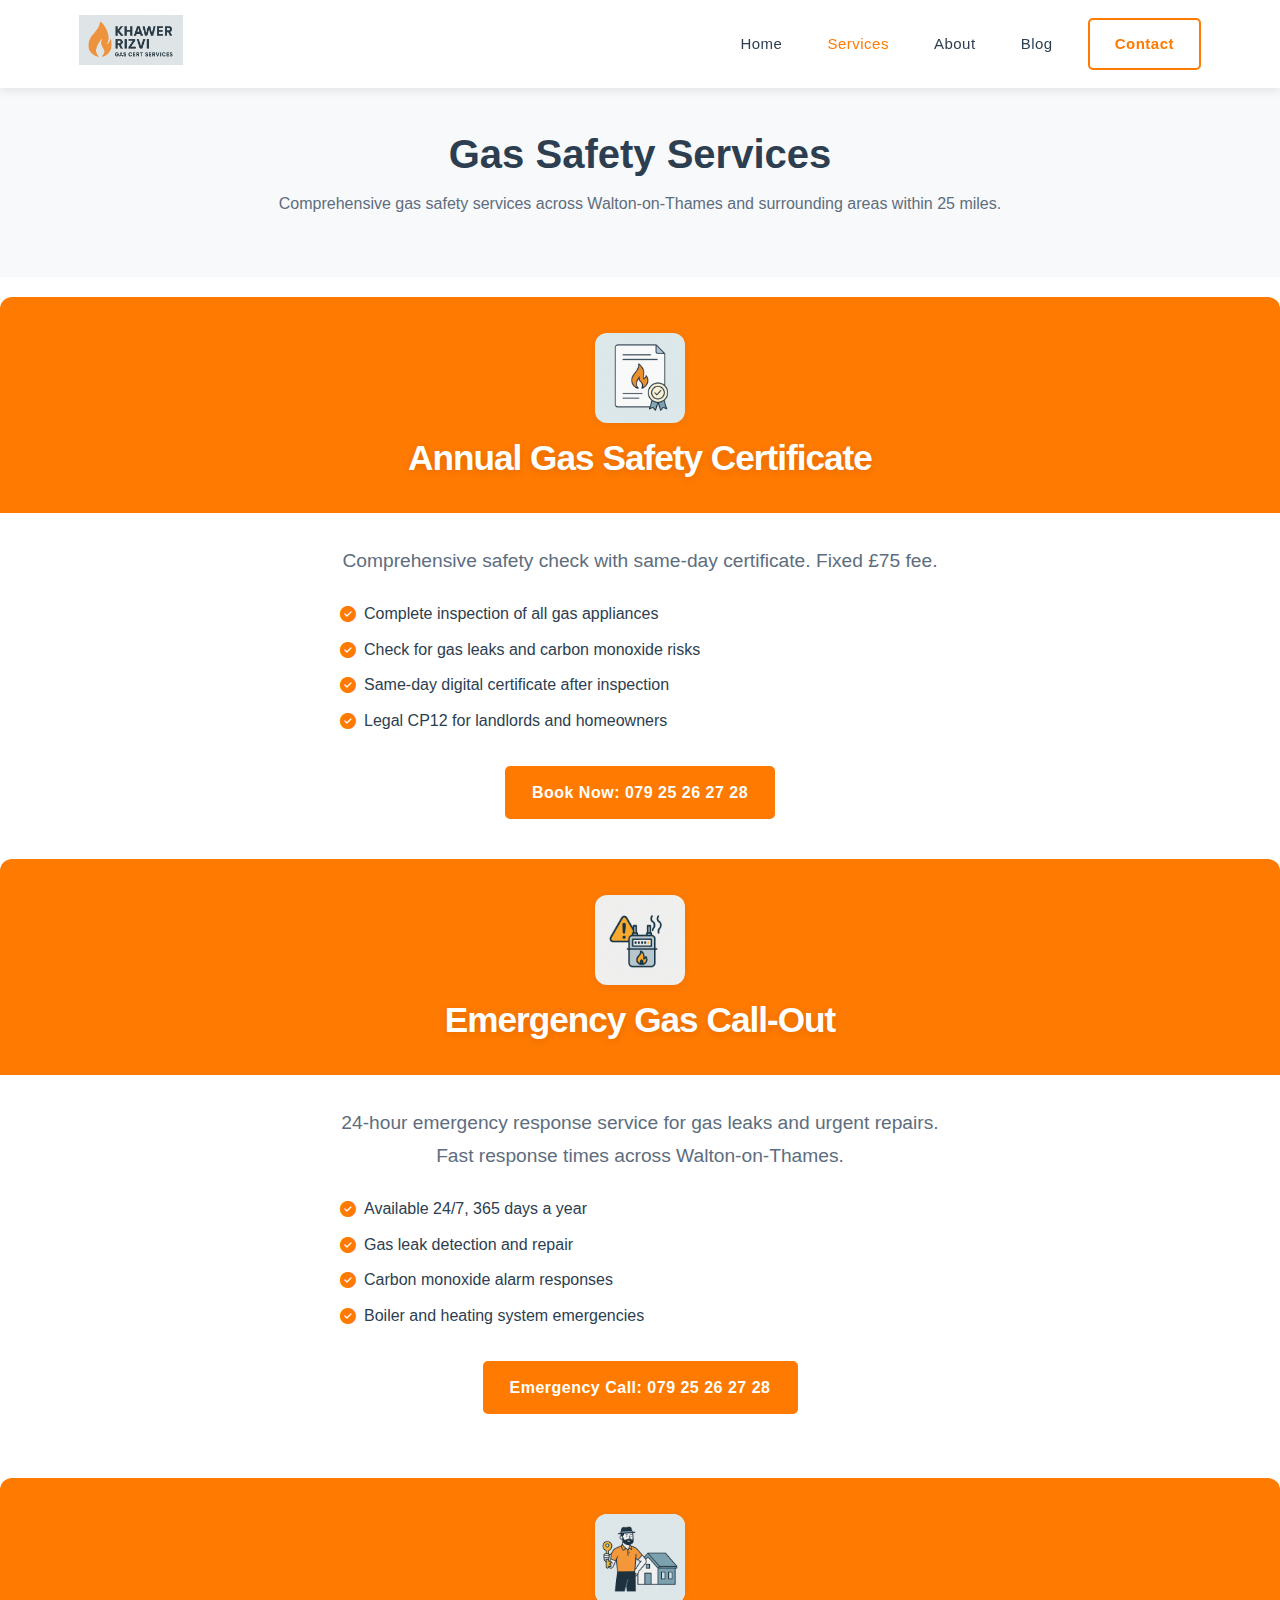
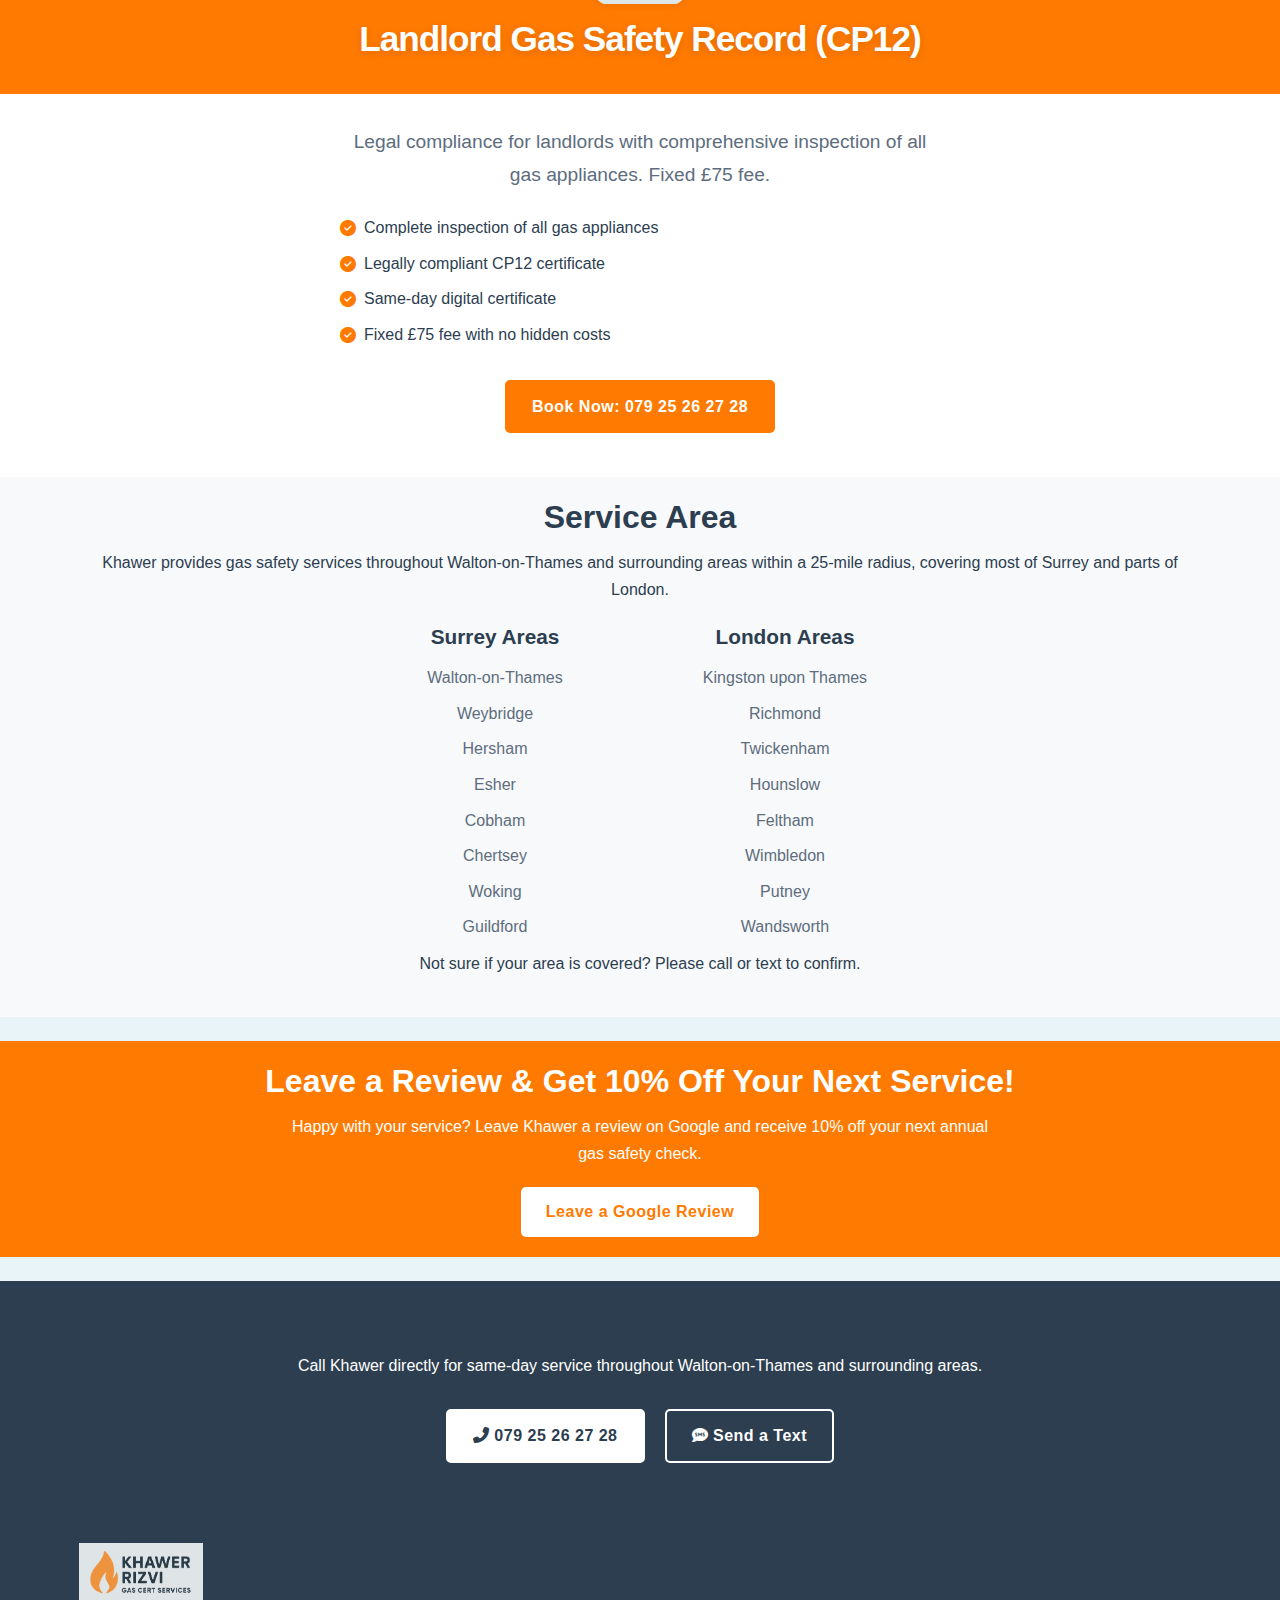
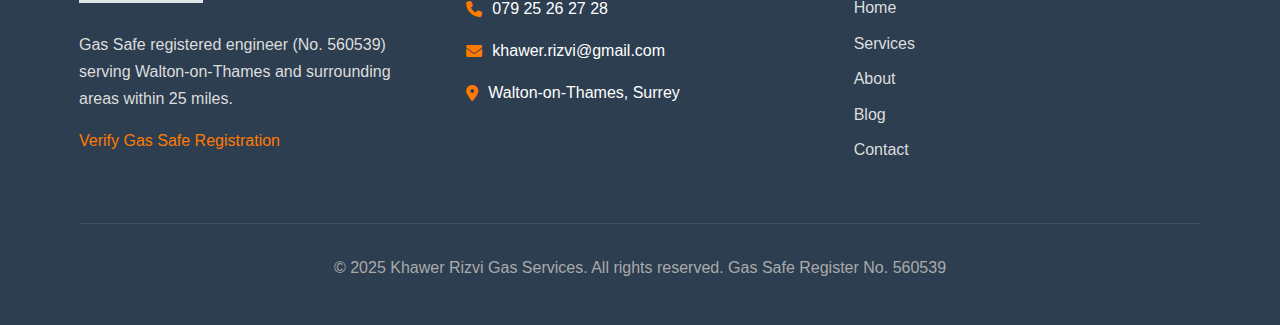
<file: services.html>
<!DOCTYPE html>
<html lang="en">
<head>
    <meta charset="UTF-8">
    <meta name="viewport" content="width=device-width, initial-scale=1.0">
    <title>Gas Services – Khawer Rizvi Gas Engineer</title>
    <meta name="description" content="Gas safety services in Walton‑on‑Thames. Annual certificates, emergency call‑out, landlord CP12 certificates, and more. Gas Safe registered (No. 560539).">
    <link rel="stylesheet" href="css/style.css">
    <link rel="icon" href="images/favicon.ico" type="image/x-icon">
    <!-- Font Awesome -->
    <link rel="stylesheet" href="https://cdnjs.cloudflare.com/ajax/libs/font-awesome/6.4.0/css/all.min.css">
    <!-- Google tag (gtag.js) -->
    <script async src="https://www.googletagmanager.com/gtag/js?id=G-E4MYHXT1ZE"></script>
    <script>
      window.dataLayer = window.dataLayer || [];
      function gtag(){dataLayer.push(arguments);}
      gtag('js', new Date());

      gtag('config', 'G-E4MYHXT1ZE');
    </script>
    <style>
        .service-card {
            background-color: #ffffff;
            border-radius: 10px;
            padding: 20px;
            margin-bottom: 20px;
            box-shadow: 0 5px 15px rgba(0,0,0,0.1);
            display: flex;
            flex-direction: column;
            height: 100%;
        }
        
        .service-icon {
            display: flex;
            justify-content: center;
            margin-bottom: 15px;
        }
        
        .service-icon img {
            width: 80px;
            height: 80px;
            object-fit: contain;
        }
        
        .service-content {
            flex: 1;
        }
        
        .service-content h2 {
            color: #2c3e50;
            margin-top: 0;
            margin-bottom: 10px;
            text-align: center;
        }
        
        .service-content p {
            color: #5d6d7e;
            margin-bottom: 15px;
            text-align: center;
        }
        
        .service-features {
            list-style: none;
            padding: 0;
            margin: 15px 0;
        }
        
        .service-features li {
            margin-bottom: 10px;
            display: flex;
            align-items: center;
        }
        
        .service-features li i {
            color: #ff7a00;
            margin-right: 10px;
        }
        
        .service-cta {
            text-align: center;
            margin-top: 15px;
        }
        
        .area-list {
            display: flex;
            justify-content: center;
            gap: 40px;
            margin-top: 20px;
        }
        
        .area-column {
            flex: 1;
            max-width: 250px;
        }
        
        .area-column h3 {
            color: #2c3e50;
            margin-bottom: 15px;
            font-size: 1.3rem;
            text-align: center;
        }
        
        .area-column ul {
            list-style: none;
            padding: 0;
            margin: 0;
        }
        
        .area-column li {
            margin-bottom: 10px;
            color: #5d6d7e;
            text-align: center;
        }
        
        .page-header {
            padding: 40px 0;
        }
        
        .page-header h1 {
            margin-bottom: 10px;
        }
        
        .page-header p {
            margin-bottom: 20px;
        }
        
        .services-list {
            padding: 20px 0;
        }
        
        .service-area {
            padding: 20px 0;
        }
        
        .service-area h2 {
            margin-bottom: 10px;
        }
        
        .service-area p {
            margin-bottom: 20px;
        }
        
        .review-cta {
            padding: 20px 0;
        }
        
        .review-cta h2 {
            margin-bottom: 10px;
        }
        
        .review-cta p {
            margin-bottom: 20px;
        }
        
        .cta-banner {
            padding: 20px 0;
        }
        
        .cta-banner h2 {
            margin-bottom: 10px;
        }
        
        .cta-banner p {
            margin-bottom: 20px;
        }
    </style>
</head>
<body>
    <header>
        <div class="container">
            <div class="logo">
                <a href="/">
                    <img src="images/logo.png" alt="Khawer Rizvi Gas Services">
                </a>
            </div>
            <div class="mobile-menu-btn">
                <span></span>
                <span></span>
                <span></span>
            </div>
            <nav>
                <ul>
                    <li><a href="/">Home</a></li>
                    <li><a href="/services.html" class="active">Services</a></li>
                    <li><a href="/about.html">About</a></li>
                    <li><a href="/blog.html">Blog</a></li>
                    <li><a href="/contact.html" class="btn btn-outline-nav">Contact</a></li>
                </ul>
            </nav>
        </div>
    </header>

    <main>
        <section class="page-header">
            <div class="container">
                <h1>Gas Safety Services</h1>
                <p>Comprehensive gas safety services across Walton‑on‑Thames and surrounding areas within 25 miles.</p>
            </div>
        </section>

        <section class="services-list">
            <div class="service-header-orange" style="background:#ff7a00; padding:36px 0 32px 0; text-align:center; border-radius:12px 12px 0 0; margin-bottom:0;">
                <img src="images/gas-cert.png" alt="Annual Gas Safety Certificate" style="display:block; margin:0 auto 12px auto; max-width:90px; background:white; border-radius:12px; box-shadow:0 2px 8px rgba(0,0,0,0.06);">
                <h1 style="color:#fff; font-size:2.2rem; margin:0; font-weight:700; letter-spacing:-1px; text-shadow:0 2px 8px rgba(0,0,0,0.12);">Annual Gas Safety Certificate</h1>
            </div>
            <div class="container" style="border-radius:0 0 12px 12px;">
                <p class="service-desc" style="text-align:center; color:#5d6d7e; font-size:1.2rem; margin:32px auto 24px auto; max-width:600px;">Comprehensive safety check with same-day certificate. Fixed £75 fee.</p>
                <ul class="service-features" style="margin:0 auto 32px auto; max-width:600px; color:#2c3e50;">
                    <li><i class="fas fa-check-circle" style="color:#ff7a00; margin-right:8px;"></i>Complete inspection of all gas appliances</li>
                    <li><i class="fas fa-check-circle" style="color:#ff7a00; margin-right:8px;"></i>Check for gas leaks and carbon monoxide risks</li>
                    <li><i class="fas fa-check-circle" style="color:#ff7a00; margin-right:8px;"></i>Same-day digital certificate after inspection</li>
                    <li><i class="fas fa-check-circle" style="color:#ff7a00; margin-right:8px;"></i>Legal CP12 for landlords and homeowners</li>
                </ul>
                <div class="service-cta" style="text-align:center; margin-top:24px;">
                    <a href="tel:07925262728" class="btn btn-primary">Book Now: 079 25 26 27 28</a>
                </div>
            </div>
        </section>

        <section class="services-list">
            <div class="service-header-orange" style="background:#ff7a00; padding:36px 0 32px 0; text-align:center; border-radius:12px 12px 0 0; margin-bottom:0;">
                <img src="images/stock1.png" alt="Emergency Call-Out" style="display:block; margin:0 auto 12px auto; max-width:90px; background:white; border-radius:12px; box-shadow:0 2px 8px rgba(0,0,0,0.06);">
                <h1 style="color:#fff; font-size:2.2rem; margin:0; font-weight:700; letter-spacing:-1px; text-shadow:0 2px 8px rgba(0,0,0,0.12);">Emergency Gas Call-Out</h1>
            </div>
            <div class="container" style="border-radius:0 0 12px 12px;">
                <p class="service-desc" style="text-align:center; color:#5d6d7e; font-size:1.2rem; margin:32px auto 24px auto; max-width:600px;">24-hour emergency response service for gas leaks and urgent repairs. Fast response times across Walton‑on‑Thames.</p>
                <ul class="service-features" style="margin:0 auto 32px auto; max-width:600px; color:#2c3e50;">
                    <li><i class="fas fa-check-circle" style="color:#ff7a00; margin-right:8px;"></i>Available 24/7, 365 days a year</li>
                    <li><i class="fas fa-check-circle" style="color:#ff7a00; margin-right:8px;"></i>Gas leak detection and repair</li>
                    <li><i class="fas fa-check-circle" style="color:#ff7a00; margin-right:8px;"></i>Carbon monoxide alarm responses</li>
                    <li><i class="fas fa-check-circle" style="color:#ff7a00; margin-right:8px;"></i>Boiler and heating system emergencies</li>
                </ul>
                <div class="service-cta" style="text-align:center; margin-top:24px; padding-bottom:24px;">
                    <a href="tel:07925262728" class="btn btn-primary">Emergency Call: 079 25 26 27 28</a>
                </div>
            </div>
        </section>

        <section class="services-list">
            <div class="service-header-orange" style="background:#ff7a00; padding:36px 0 32px 0; text-align:center; border-radius:12px 12px 0 0; margin-bottom:0;">
                <img src="images/landlord.png" alt="Landlord Gas Safety Record" style="display:block; margin:0 auto 12px auto; max-width:90px; background:white; border-radius:12px; box-shadow:0 2px 8px rgba(0,0,0,0.06);">
                <h1 style="color:#fff; font-size:2.2rem; margin:0; font-weight:700; letter-spacing:-1px; text-shadow:0 2px 8px rgba(0,0,0,0.12);">Landlord Gas Safety Record (CP12)</h1>
            </div>
            <div class="container" style="border-radius:0 0 12px 12px;">
                <p class="service-desc" style="text-align:center; color:#5d6d7e; font-size:1.2rem; margin:32px auto 24px auto; max-width:600px;">Legal compliance for landlords with comprehensive inspection of all gas appliances. Fixed £75 fee.</p>
                <ul class="service-features" style="margin:0 auto 32px auto; max-width:600px; color:#2c3e50;">
                    <li><i class="fas fa-check-circle" style="color:#ff7a00; margin-right:8px;"></i>Complete inspection of all gas appliances</li>
                    <li><i class="fas fa-check-circle" style="color:#ff7a00; margin-right:8px;"></i>Legally compliant CP12 certificate</li>
                    <li><i class="fas fa-check-circle" style="color:#ff7a00; margin-right:8px;"></i>Same-day digital certificate</li>
                    <li><i class="fas fa-check-circle" style="color:#ff7a00; margin-right:8px;"></i>Fixed £75 fee with no hidden costs</li>
                </ul>
                <div class="service-cta" style="text-align:center; margin-top:24px; padding-bottom:24px;">
                    <a href="tel:07925262728" class="btn btn-primary">Book Now: 079 25 26 27 28</a>
                </div>
            </div>
        </section>

        <section class="service-area">
            <div class="container">
                <h2>Service Area</h2>
                <p>Khawer provides gas safety services throughout Walton‑on‑Thames and surrounding areas within a 25-mile radius, covering most of Surrey and parts of London.</p>
                <div class="area-list">
                    <div class="area-column">
                        <h3>Surrey Areas</h3>
                        <ul>
                            <li>Walton‑on‑Thames</li>
                            <li>Weybridge</li>
                            <li>Hersham</li>
                            <li>Esher</li>
                            <li>Cobham</li>
                            <li>Chertsey</li>
                            <li>Woking</li>
                            <li>Guildford</li>
                        </ul>
                    </div>
                    <div class="area-column">
                        <h3>London Areas</h3>
                        <ul>
                            <li>Kingston upon Thames</li>
                            <li>Richmond</li>
                            <li>Twickenham</li>
                            <li>Hounslow</li>
                            <li>Feltham</li>
                            <li>Wimbledon</li>
                            <li>Putney</li>
                            <li>Wandsworth</li>
                        </ul>
                    </div>
                </div>
                <p class="area-note">Not sure if your area is covered? Please call or text to confirm.</p>
            </div>
        </section>

        <section class="review-cta">
            <div class="container">
                <h2>Leave a Review & Get 10% Off Your Next Service!</h2>
                <p>Happy with your service? Leave Khawer a review on Google and receive 10% off your next annual gas safety check.</p>
                <a href="https://g.page/r/CbkY4YZGG7O6EBI/review" class="btn">Leave a Google Review</a>
            </div>
        </section>

        <section class="cta-banner">
            <div class="container">
                <h2>Need a Gas Safety Check Today?</h2>
                <p>Call Khawer directly for same-day service throughout Walton-on-Thames and surrounding areas.</p>
                <div class="cta-buttons">
                    <a href="tel:07925262728" class="btn btn-primary"><i class="fas fa-phone-alt"></i> 079 25 26 27 28</a>
                    <a href="sms:07925262728" class="btn btn-outline"><i class="fas fa-sms"></i> Send a Text</a>
                </div>
            </div>
        </section>
    </main>

    <footer>
        <div class="container">
            <div class="footer-grid">
                <div class="footer-logo">
                    <img src="images/logo.png" alt="Khawer Rizvi Gas Services">
                    <p>Gas Safe registered engineer (No. 560539) serving Walton‑on‑Thames and surrounding areas within 25 miles.</p>
                    <p><a href="https://www.gassaferegister.co.uk/showengineers?se=True&page=1&ep=1xPOGK1AdTeDy4hfLti5PzL6pK08bC2%252fvWEnzbj28woxkD9e18jVRqi4z7vNDg0M6UVWa8EPSrYFKwGDPWY19BM6Yi985%252b6TBI8gf6f9mao%253d&backurl=%252ffindbusinessresults%253fep%253d1xPOGK1AdTeDy4hfLti5PzL6pK08bC2%2525252fvWEnzbj28woLjqr3hASqnqThecjZrmQ9%2526Page%253d1&searchurl=%252Ffindbusinessresults%253Fep%253D1xPOGK1AdTeDy4hfLti5PzL6pK08bC2%2525252fvWEnzbj28woLjqr3hASqnqThecjZrmQ9%2526Page%253D1" target="_blank">Verify Gas Safe Registration</a></p>
                </div>
                <div class="footer-contact">
                    <h3>Contact</h3>
                    <p><i class="fas fa-phone"></i> <a href="tel:07925262728">079 25 26 27 28</a></p>
                    <p><i class="fas fa-envelope"></i> <a href="mailto:khawer.rizvi@gmail.com">khawer.rizvi@gmail.com</a></p>
                    <p><i class="fas fa-map-marker-alt"></i> Walton‑on‑Thames, Surrey</p>
                </div>
                <div class="footer-links">
                    <h3>Quick Links</h3>
                    <ul>
                        <li><a href="/">Home</a></li>
                        <li><a href="/services.html">Services</a></li>
                        <li><a href="/about.html">About</a></li>
                        <li><a href="/blog.html">Blog</a></li>
                        <li><a href="/contact.html">Contact</a></li>
                    </ul>
                </div>
            </div>
            <div class="footer-bottom">
                <p>&copy; 2025 Khawer Rizvi Gas Services. All rights reserved. Gas Safe Register No. 560539</p>
            </div>
        </div>
    </footer>

    <script src="js/main.js"></script>
</body>
</html>
</file>
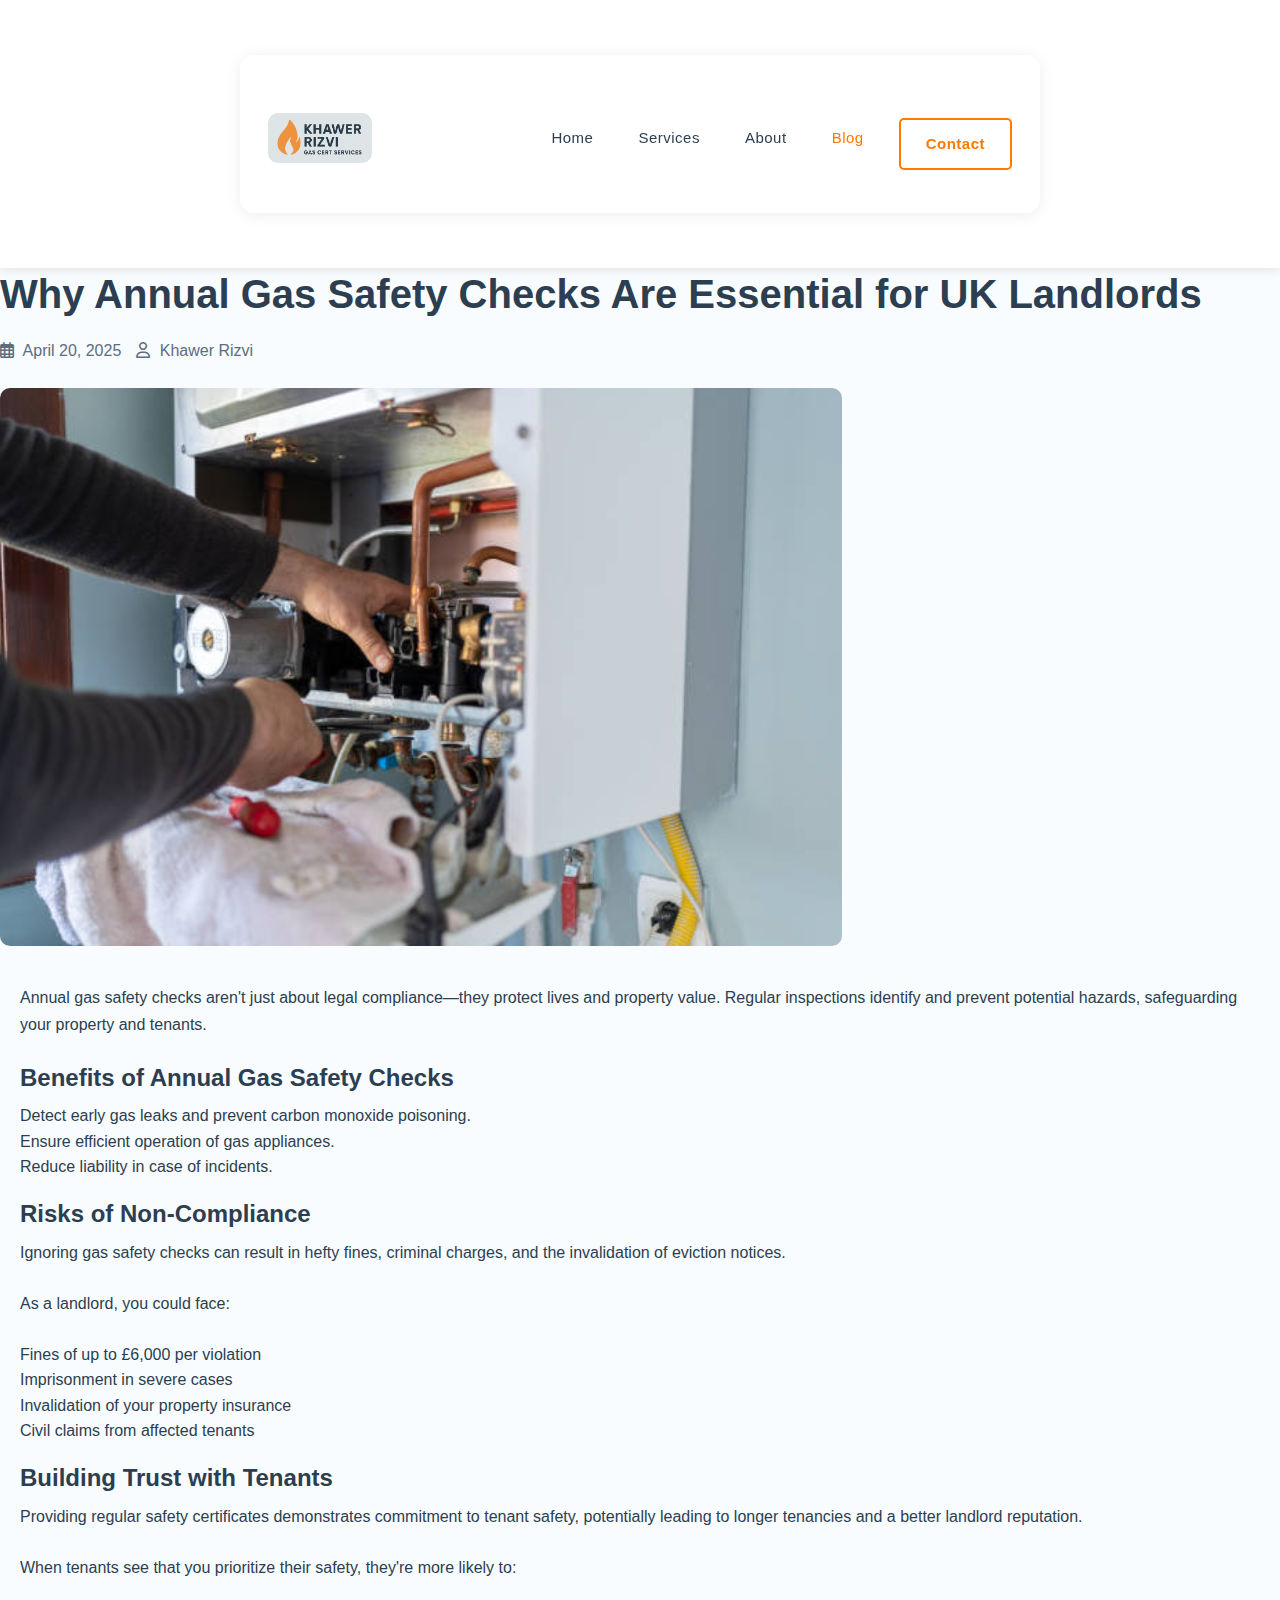
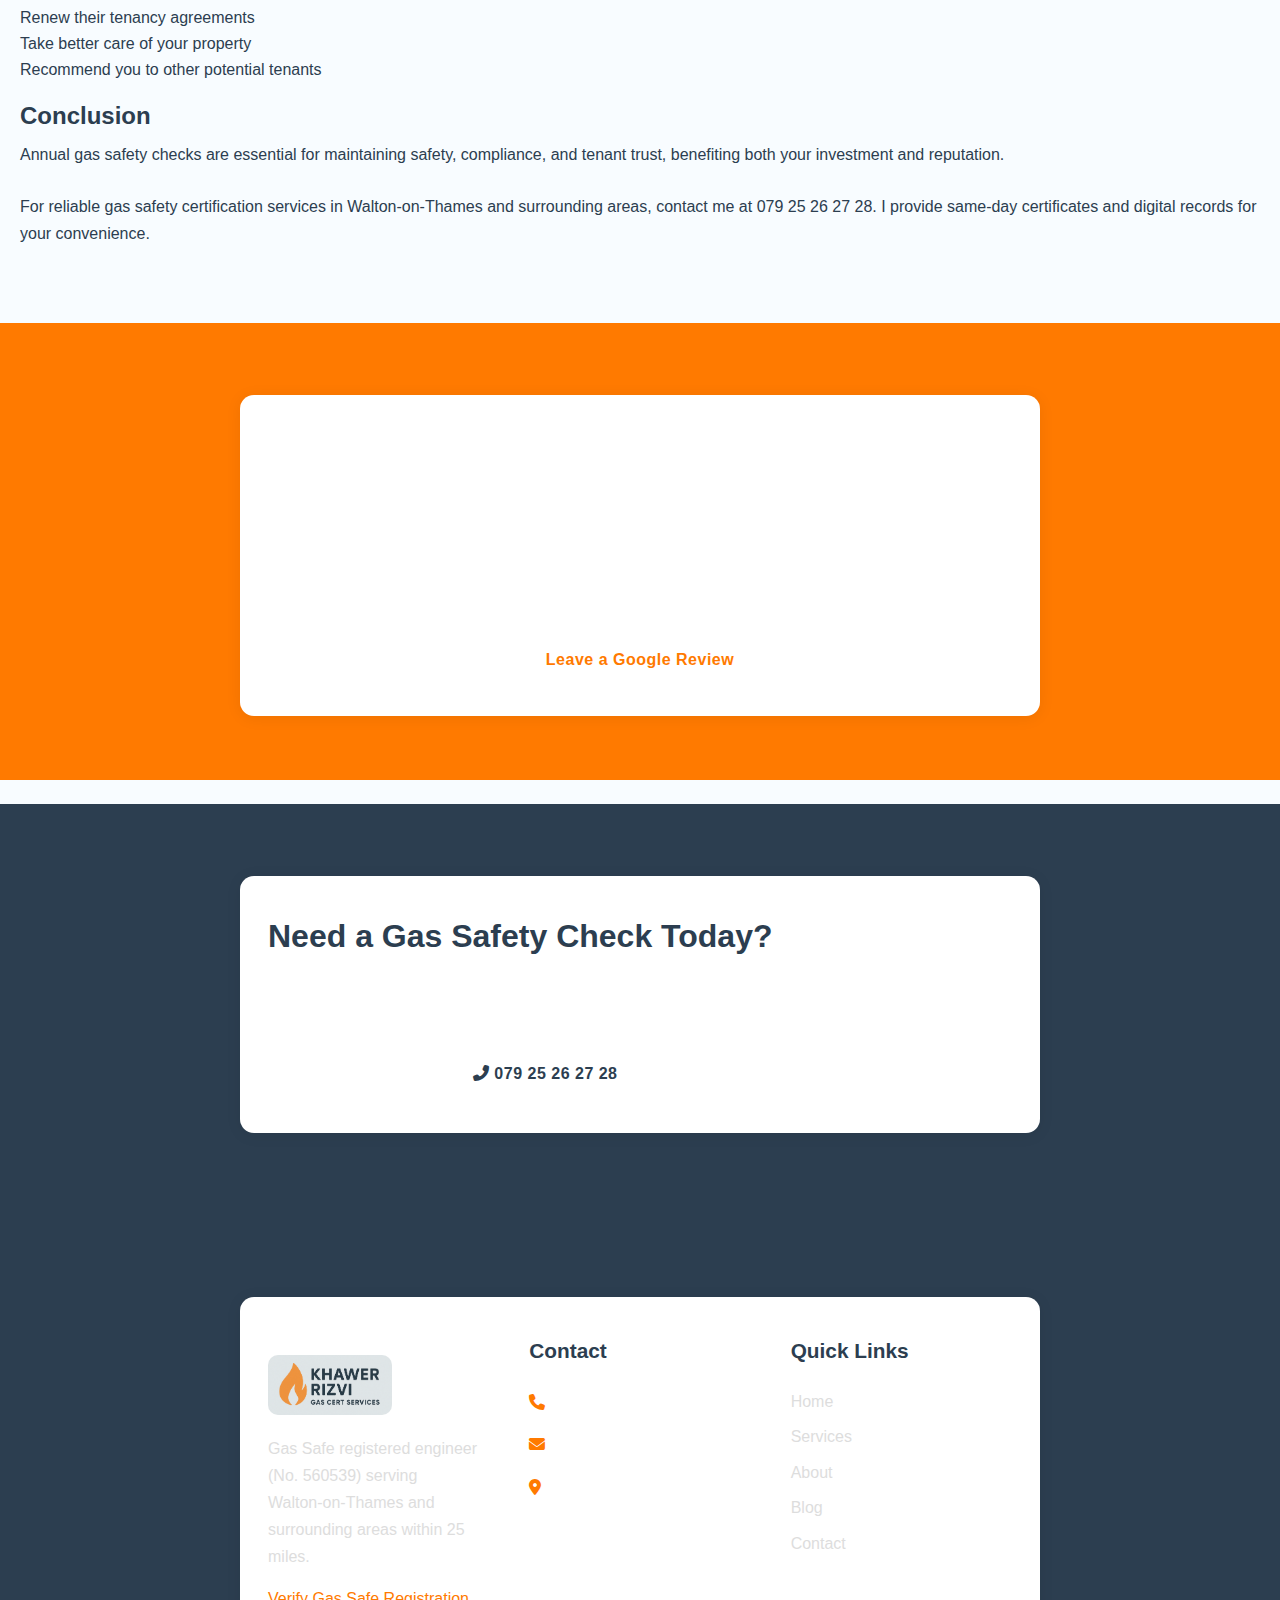
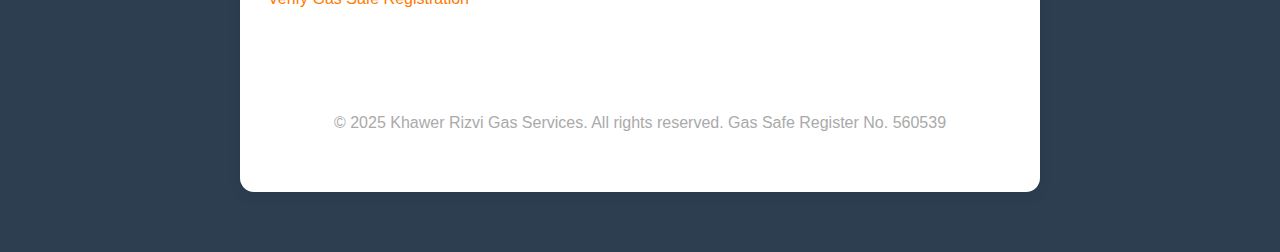
<file: blog/annual-gas-safety-checks.html>
<!DOCTYPE html>
<html lang="en">
<head>
    <meta charset="UTF-8">
    <meta name="viewport" content="width=device-width, initial-scale=1.0">
    <title>Why Annual Gas Safety Checks Are Essential for UK Landlords - Khawer Rizvi Gas Services</title>
    <meta name="description" content="Learn why annual gas safety checks are crucial for UK landlords. Protect your tenants, property, and investment with expert advice from Khawer Rizvi.">
    <link rel="stylesheet" href="../css/style.css">
    <link rel="icon" href="../images/favicon.ico" type="image/x-icon">
    <!-- Font Awesome -->
    <link rel="stylesheet" href="https://cdnjs.cloudflare.com/ajax/libs/font-awesome/6.4.0/css/all.min.css">
    <style>
        body {
            background: #f8fcff;
            color: #2c3e50;
            margin: 0;
            padding: 0;
        }
        .container {
            max-width: 800px;
            margin: 40px auto;
            background: #fff;
            border-radius: 14px;
            box-shadow: 0 2px 16px rgba(0,0,0,0.07);
            padding: 40px 28px 32px 28px;
        }
        h1, h2, h3 {
            color: #2c3e50;
            margin-top: 0;
            margin-bottom: 18px;
            text-align: left;
        }
        p, ul, ol {
            margin-left: 0;
            margin-right: 0;
            padding-left: 0;
            padding-right: 0;
        }
        ul, ol {
            margin-bottom: 18px;
        }
        img {
            max-width: 100%;
            border-radius: 10px;
            margin: 18px 0;
            display: block;
        }
        .blog-meta {
            color: #5d6d7e;
            font-size: 1rem;
            margin-bottom: 24px;
        }
        .blog-content {
            margin-bottom: 32px;
        }
        .btn {
            margin-top: 12px;
        }
    </style>
</head>
<body>
    <header>
        <div class="container">
            <div class="logo">
                <a href="/">
                    <img src="../images/logo.png" alt="Khawer Rizvi Gas Services">
                </a>
            </div>
            <div class="mobile-menu-btn">
                <span></span>
                <span></span>
                <span></span>
            </div>
            <nav>
                <ul>
                    <li><a href="/">Home</a></li>
                    <li><a href="/services.html">Services</a></li>
                    <li><a href="/about.html">About</a></li>
                    <li><a href="/blog.html" class="active">Blog</a></li>
                    <li><a href="/contact.html" class="btn btn-outline-nav">Contact</a></li>
                </ul>
            </nav>
        </div>
    </header>

    <main>
        <article class="blog-post">
            <div class="blog-post-header">
                <h1>Why Annual Gas Safety Checks Are Essential for UK Landlords</h1>
                <div class="blog-post-meta blog-meta">
                    <span><i class="far fa-calendar-alt"></i> April 20, 2025</span>
                    <span><i class="far fa-user"></i> Khawer Rizvi</span>
                </div>
            </div>
            
            <div class="blog-post-image">
                <img src="../images/stock5.png" alt="Annual Gas Safety Checks">
            </div>
            
            <div class="blog-post-content blog-content">
                <p>Annual gas safety checks aren't just about legal compliance—they protect lives and property value. Regular inspections identify and prevent potential hazards, safeguarding your property and tenants.</p>
                
                <h2>Benefits of Annual Gas Safety Checks</h2>
                <ul>
                    <li>Detect early gas leaks and prevent carbon monoxide poisoning.</li>
                    <li>Ensure efficient operation of gas appliances.</li>
                    <li>Reduce liability in case of incidents.</li>
                </ul>
                
                <h2>Risks of Non-Compliance</h2>
                <p>Ignoring gas safety checks can result in hefty fines, criminal charges, and the invalidation of eviction notices.</p>
                
                <p>As a landlord, you could face:</p>
                <ul>
                    <li>Fines of up to £6,000 per violation</li>
                    <li>Imprisonment in severe cases</li>
                    <li>Invalidation of your property insurance</li>
                    <li>Civil claims from affected tenants</li>
                </ul>
                
                <h2>Building Trust with Tenants</h2>
                <p>Providing regular safety certificates demonstrates commitment to tenant safety, potentially leading to longer tenancies and a better landlord reputation.</p>
                
                <p>When tenants see that you prioritize their safety, they're more likely to:</p>
                <ul>
                    <li>Renew their tenancy agreements</li>
                    <li>Take better care of your property</li>
                    <li>Recommend you to other potential tenants</li>
                </ul>
                
                <h2>Conclusion</h2>
                <p>Annual gas safety checks are essential for maintaining safety, compliance, and tenant trust, benefiting both your investment and reputation.</p>
                
                <p>For reliable gas safety certification services in Walton-on-Thames and surrounding areas, contact me at 079 25 26 27 28. I provide same-day certificates and digital records for your convenience.</p>
            </div>
        </article>
        
        <section class="review-cta">
            <div class="container">
                <h2>Leave a Review & Get 10% Off Your Next Service!</h2>
                <p>Happy with your service? Leave Khawer a review on Google and receive 10% off your next annual gas safety check.</p>
                <a href="https://g.page/r/CXX-PLACEHOLDER-LINK/review" class="btn">Leave a Google Review</a>
            </div>
        </section>

        <section class="cta-banner">
            <div class="container">
                <h2>Need a Gas Safety Check Today?</h2>
                <p>Call Khawer directly for same-day service throughout Walton-on-Thames and surrounding areas.</p>
                <div class="cta-buttons">
                    <a href="tel:07925262728" class="btn btn-primary"><i class="fas fa-phone-alt"></i> 079 25 26 27 28</a>
                    <a href="sms:07925262728" class="btn btn-outline"><i class="fas fa-sms"></i> Send a Text</a>
                </div>
            </div>
        </section>
    </main>

    <footer>
        <div class="container">
            <div class="footer-grid">
                <div class="footer-logo">
                    <img src="../images/logo.png" alt="Khawer Rizvi Gas Services">
                    <p>Gas Safe registered engineer (No. 560539) serving Walton‑on‑Thames and surrounding areas within 25 miles.</p>
                    <p><a href="https://www.gassaferegister.co.uk/showengineers?se=True&page=1&ep=1xPOGK1AdTeDy4hfLti5PzL6pK08bC2%252fvWEnzbj28woxkD9e18jVRqi4z7vNDg0M6UVWa8EPSrYFKwGDPWY19BM6Yi985%252b6TBI8gf6f9mao%253d&backurl=%252ffindbusinessresults%253fep%253d1xPOGK1AdTeDy4hfLti5PzL6pK08bC2%2525252fvWEnzbj28woLjqr3hASqnqThecjZrmQ9%2526Page%253d1&searchurl=%252Ffindbusinessresults%253Fep%253D1xPOGK1AdTeDy4hfLti5PzL6pK08bC2%2525252fvWEnzbj28woLjqr3hASqnqThecjZrmQ9%2526Page%253D1" target="_blank">Verify Gas Safe Registration</a></p>
                </div>
                <div class="footer-contact">
                    <h3>Contact</h3>
                    <p><i class="fas fa-phone"></i> <a href="tel:07925262728">079 25 26 27 28</a></p>
                    <p><i class="fas fa-envelope"></i> <a href="mailto:khawer.rizvi@gmail.com">khawer.rizvi@gmail.com</a></p>
                    <p><i class="fas fa-map-marker-alt"></i> Walton‑on‑Thames, Surrey</p>
                </div>
                <div class="footer-links">
                    <h3>Quick Links</h3>
                    <ul>
                        <li><a href="/">Home</a></li>
                        <li><a href="/services.html">Services</a></li>
                        <li><a href="/about.html">About</a></li>
                        <li><a href="/blog.html">Blog</a></li>
                        <li><a href="/contact.html">Contact</a></li>
                    </ul>
                </div>
            </div>
            <div class="footer-bottom">
                <p>&copy; 2025 Khawer Rizvi Gas Services. All rights reserved. Gas Safe Register No. 560539</p>
            </div>
        </div>
    </footer>
    
    <script src="../js/main.js"></script>
</body>
</html>
</file>
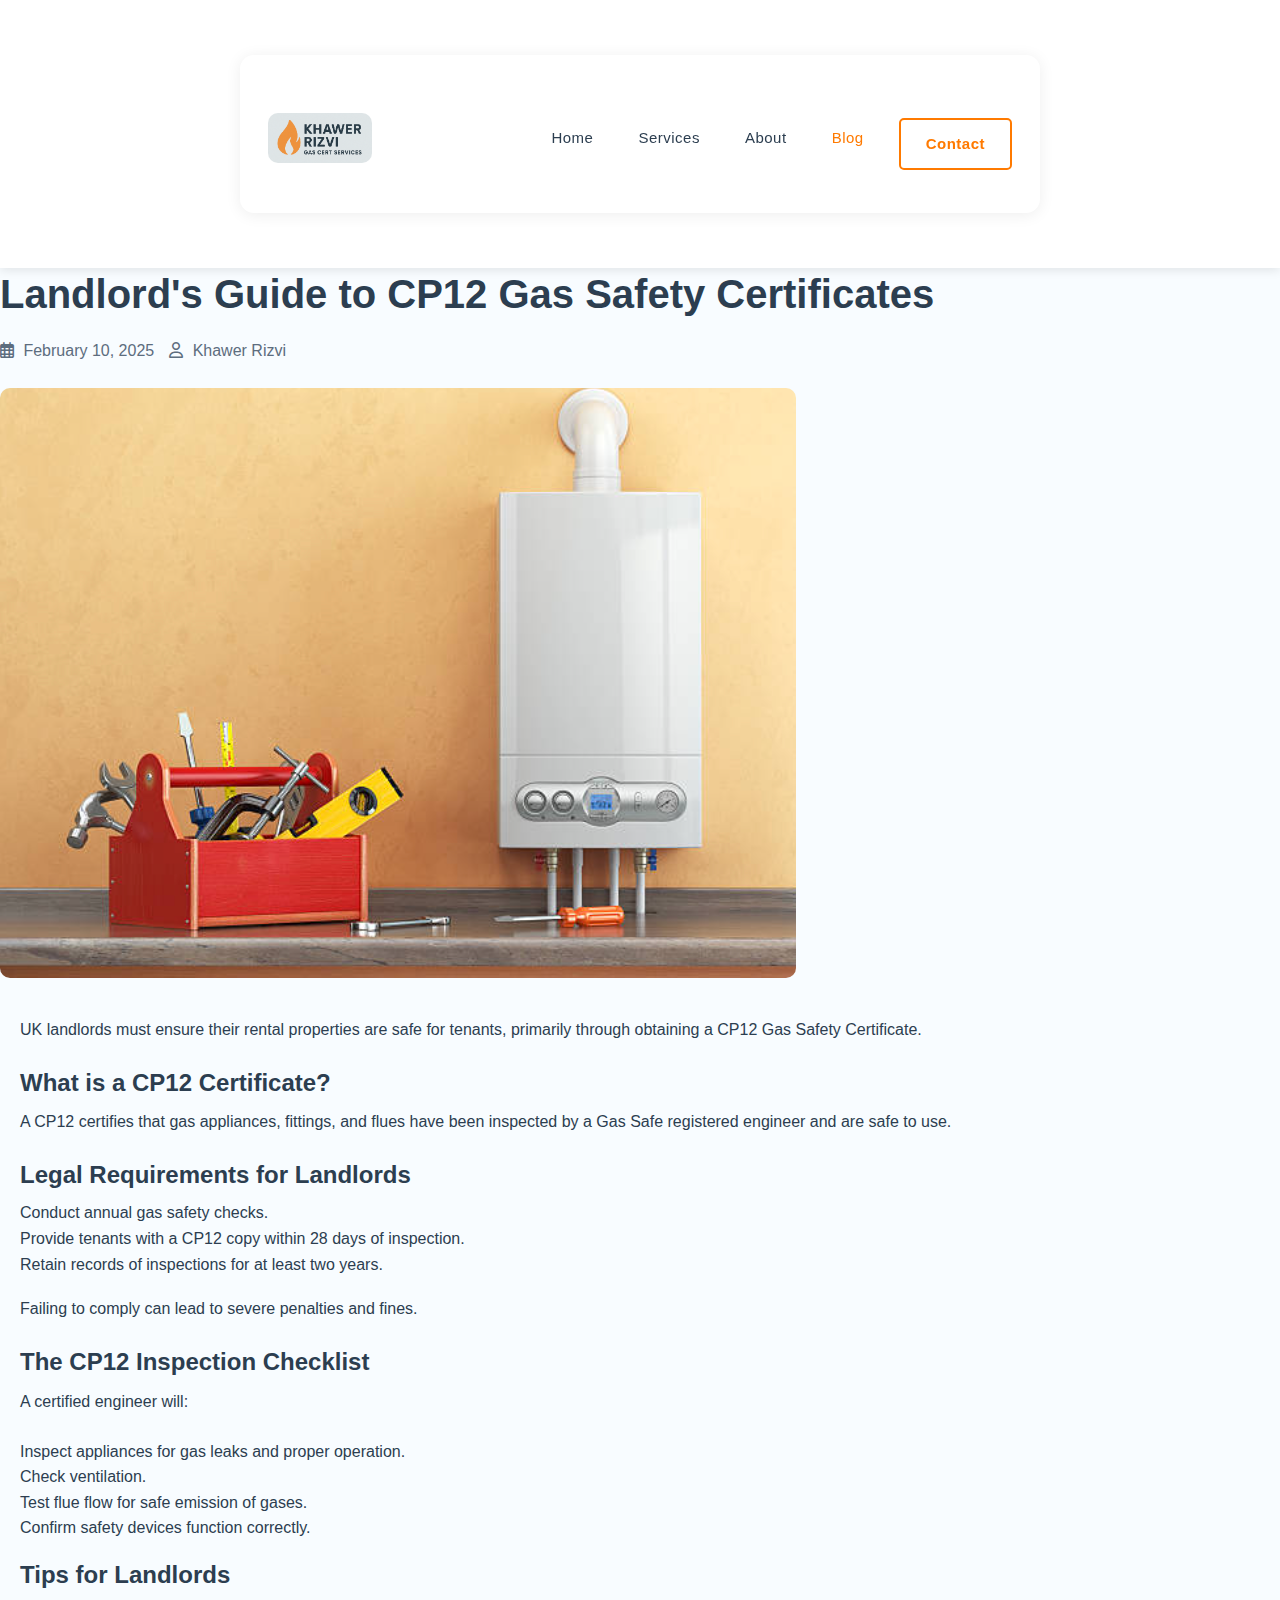
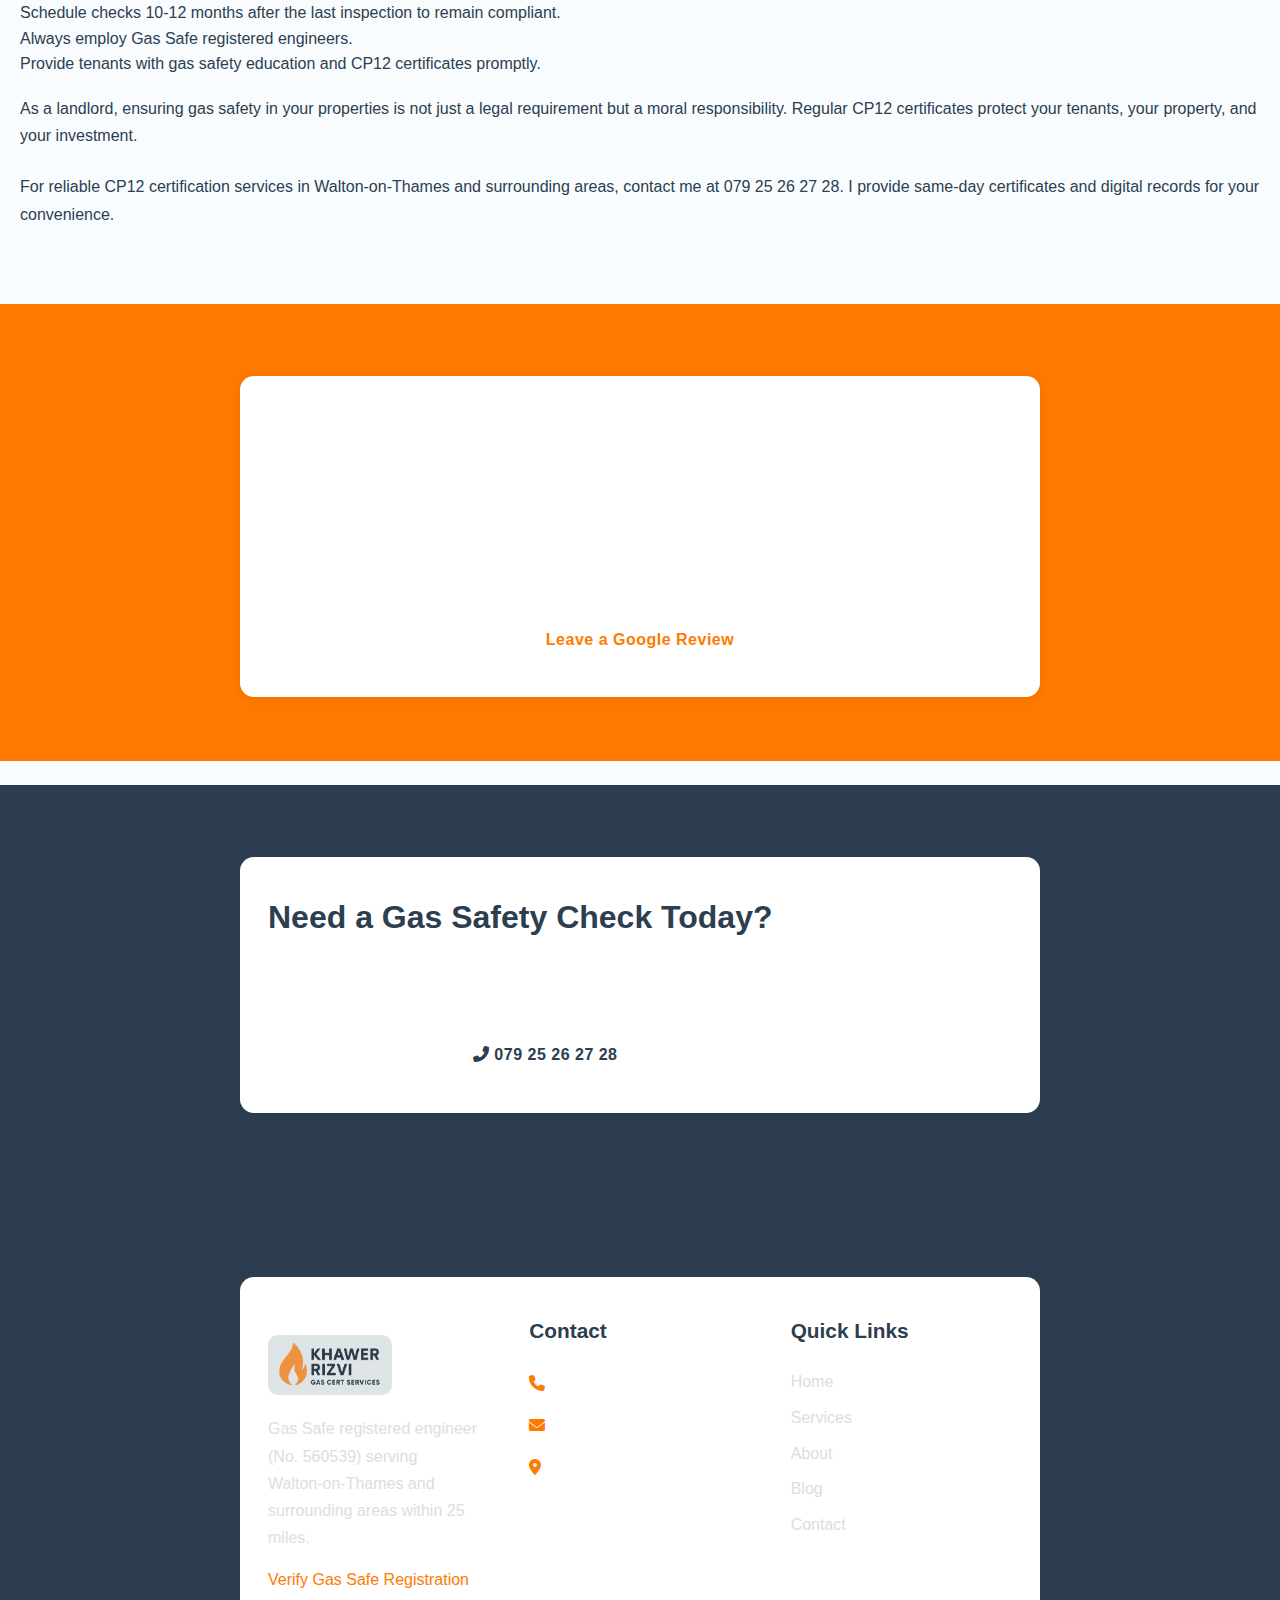
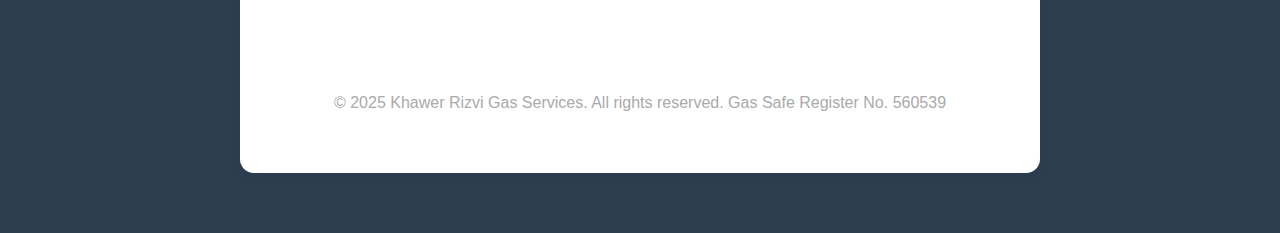
<file: blog/landlord-cp12-guide.html>
<!DOCTYPE html>
<html lang="en">
<head>
    <meta charset="UTF-8">
    <meta name="viewport" content="width=device-width, initial-scale=1.0">
    <title>Landlord's Guide to CP12 Gas Safety Certificates - Khawer Rizvi Gas Services</title>
    <meta name="description" content="Everything UK landlords need to know about CP12 Gas Safety Certificates, legal requirements, and keeping tenants safe. Expert advice from Khawer Rizvi.">
    <link rel="stylesheet" href="../css/style.css">
    <link rel="icon" href="../images/favicon.ico" type="image/x-icon">
    <!-- Font Awesome -->
    <link rel="stylesheet" href="https://cdnjs.cloudflare.com/ajax/libs/font-awesome/6.4.0/css/all.min.css">
    <!-- Google tag (gtag.js) -->
    <script async src="https://www.googletagmanager.com/gtag/js?id=G-E4MYHXT1ZE"></script>
    <script>
      window.dataLayer = window.dataLayer || [];
      function gtag(){dataLayer.push(arguments);}
      gtag('js', new Date());

      gtag('config', 'G-E4MYHXT1ZE');
    </script>
    <style>
        body {
            background: #f8fcff;
            color: #2c3e50;
            margin: 0;
            padding: 0;
        }
        .container {
            max-width: 800px;
            margin: 40px auto;
            background: #fff;
            border-radius: 14px;
            box-shadow: 0 2px 16px rgba(0,0,0,0.07);
            padding: 40px 28px 32px 28px;
        }
        h1, h2, h3 {
            color: #2c3e50;
            margin-top: 0;
            margin-bottom: 18px;
            text-align: left;
        }
        p, ul, ol {
            margin-left: 0;
            margin-right: 0;
            padding-left: 0;
            padding-right: 0;
        }
        ul, ol {
            margin-bottom: 18px;
        }
        img {
            max-width: 100%;
            border-radius: 10px;
            margin: 18px 0;
            display: block;
        }
        .blog-meta {
            color: #5d6d7e;
            font-size: 1rem;
            margin-bottom: 24px;
        }
        .blog-content {
            margin-bottom: 32px;
        }
        .btn {
            margin-top: 12px;
        }
    </style>
</head>
<body>
    <header>
        <div class="container">
            <div class="logo">
                <a href="/">
                    <img src="../images/logo.png" alt="Khawer Rizvi Gas Services">
                </a>
            </div>
            <nav>
                <ul>
                    <li><a href="/">Home</a></li>
                    <li><a href="/services.html">Services</a></li>
                    <li><a href="/about.html">About</a></li>
                    <li><a href="/blog.html" class="active">Blog</a></li>
                    <li><a href="/contact.html" class="btn btn-outline-nav">Contact</a></li>
                </ul>
                <div class="mobile-menu-btn">
                    <span></span>
                    <span></span>
                    <span></span>
                </div>
            </nav>
        </div>
    </header>

    <main>
        <article class="blog-post">
            <div class="blog-post-header">
                <h1>Landlord's Guide to CP12 Gas Safety Certificates</h1>
                <div class="blog-post-meta blog-meta">
                    <span><i class="far fa-calendar-alt"></i> February 10, 2025</span>
                    <span><i class="far fa-user"></i> Khawer Rizvi</span>
                </div>
            </div>
            
            <div class="blog-post-image">
                <img src="../images/stock4.png" alt="Landlord CP12 Guide">
            </div>
            
            <div class="blog-post-content blog-content">
                <p>UK landlords must ensure their rental properties are safe for tenants, primarily through obtaining a CP12 Gas Safety Certificate.</p>
                
                <h2>What is a CP12 Certificate?</h2>
                <p>A CP12 certifies that gas appliances, fittings, and flues have been inspected by a Gas Safe registered engineer and are safe to use.</p>
                
                <h2>Legal Requirements for Landlords</h2>
                <ul>
                    <li>Conduct annual gas safety checks.</li>
                    <li>Provide tenants with a CP12 copy within 28 days of inspection.</li>
                    <li>Retain records of inspections for at least two years.</li>
                </ul>
                <p>Failing to comply can lead to severe penalties and fines.</p>
                
                <h2>The CP12 Inspection Checklist</h2>
                <p>A certified engineer will:</p>
                <ul>
                    <li>Inspect appliances for gas leaks and proper operation.</li>
                    <li>Check ventilation.</li>
                    <li>Test flue flow for safe emission of gases.</li>
                    <li>Confirm safety devices function correctly.</li>
                </ul>
                
                <h2>Tips for Landlords</h2>
                <ul>
                    <li>Schedule checks 10-12 months after the last inspection to remain compliant.</li>
                    <li>Always employ Gas Safe registered engineers.</li>
                    <li>Provide tenants with gas safety education and CP12 certificates promptly.</li>
                </ul>
                
                <p>As a landlord, ensuring gas safety in your properties is not just a legal requirement but a moral responsibility. Regular CP12 certificates protect your tenants, your property, and your investment.</p>
                
                <p>For reliable CP12 certification services in Walton-on-Thames and surrounding areas, contact me at 079 25 26 27 28. I provide same-day certificates and digital records for your convenience.</p>
            </div>
        </article>
        
        <section class="review-cta">
            <div class="container">
                <h2>Leave a Review & Get 10% Off Your Next Service!</h2>
                <p>Happy with your service? Leave Khawer a review on Google and receive 10% off your next annual gas safety check.</p>
                <a href="https://g.page/r/CXX-PLACEHOLDER-LINK/review" class="btn">Leave a Google Review</a>
            </div>
        </section>

        <section class="cta-banner">
            <div class="container">
                <h2>Need a Gas Safety Check Today?</h2>
                <p>Call Khawer directly for same-day service throughout Walton-on-Thames and surrounding areas.</p>
                <div class="cta-buttons">
                    <a href="tel:07925262728" class="btn btn-primary"><i class="fas fa-phone-alt"></i> 079 25 26 27 28</a>
                    <a href="sms:07925262728" class="btn btn-outline"><i class="fas fa-sms"></i> Send a Text</a>
                </div>
            </div>
        </section>
    </main>

    <footer>
        <div class="container">
            <div class="footer-grid">
                <div class="footer-logo">
                    <img src="../images/logo.png" alt="Khawer Rizvi Gas Services">
                    <p>Gas Safe registered engineer (No. 560539) serving Walton‑on‑Thames and surrounding areas within 25 miles.</p>
                    <p><a href="https://www.gassaferegister.co.uk/showengineers?se=True&page=1&ep=1xPOGK1AdTeDy4hfLti5PzL6pK08bC2%252fvWEnzbj28woxkD9e18jVRqi4z7vNDg0M6UVWa8EPSrYFKwGDPWY19BM6Yi985%252b6TBI8gf6f9mao%253d&backurl=%252ffindbusinessresults%253fep%253d1xPOGK1AdTeDy4hfLti5PzL6pK08bC2%2525252fvWEnzbj28woLjqr3hASqnqThecjZrmQ9%2526Page%253d1&searchurl=%252Ffindbusinessresults%253Fep%253D1xPOGK1AdTeDy4hfLti5PzL6pK08bC2%2525252fvWEnzbj28woLjqr3hASqnqThecjZrmQ9%2526Page%253D1" target="_blank">Verify Gas Safe Registration</a></p>
                </div>
                <div class="footer-contact">
                    <h3>Contact</h3>
                    <p><i class="fas fa-phone"></i> <a href="tel:07925262728">079 25 26 27 28</a></p>
                    <p><i class="fas fa-envelope"></i> <a href="mailto:khawer.rizvi@gmail.com">khawer.rizvi@gmail.com</a></p>
                    <p><i class="fas fa-map-marker-alt"></i> Walton‑on‑Thames, Surrey</p>
                </div>
                <div class="footer-links">
                    <h3>Quick Links</h3>
                    <ul>
                        <li><a href="/">Home</a></li>
                        <li><a href="/services.html">Services</a></li>
                        <li><a href="/about.html">About</a></li>
                        <li><a href="/blog.html">Blog</a></li>
                        <li><a href="/contact.html">Contact</a></li>
                    </ul>
                </div>
            </div>
            <div class="footer-bottom">
                <p>&copy; 2025 Khawer Rizvi Gas Services. All rights reserved. Gas Safe Register No. 560539</p>
            </div>
        </div>
    </footer>
    
    <script src="../js/main.js"></script>
</body>
</html>
</file>
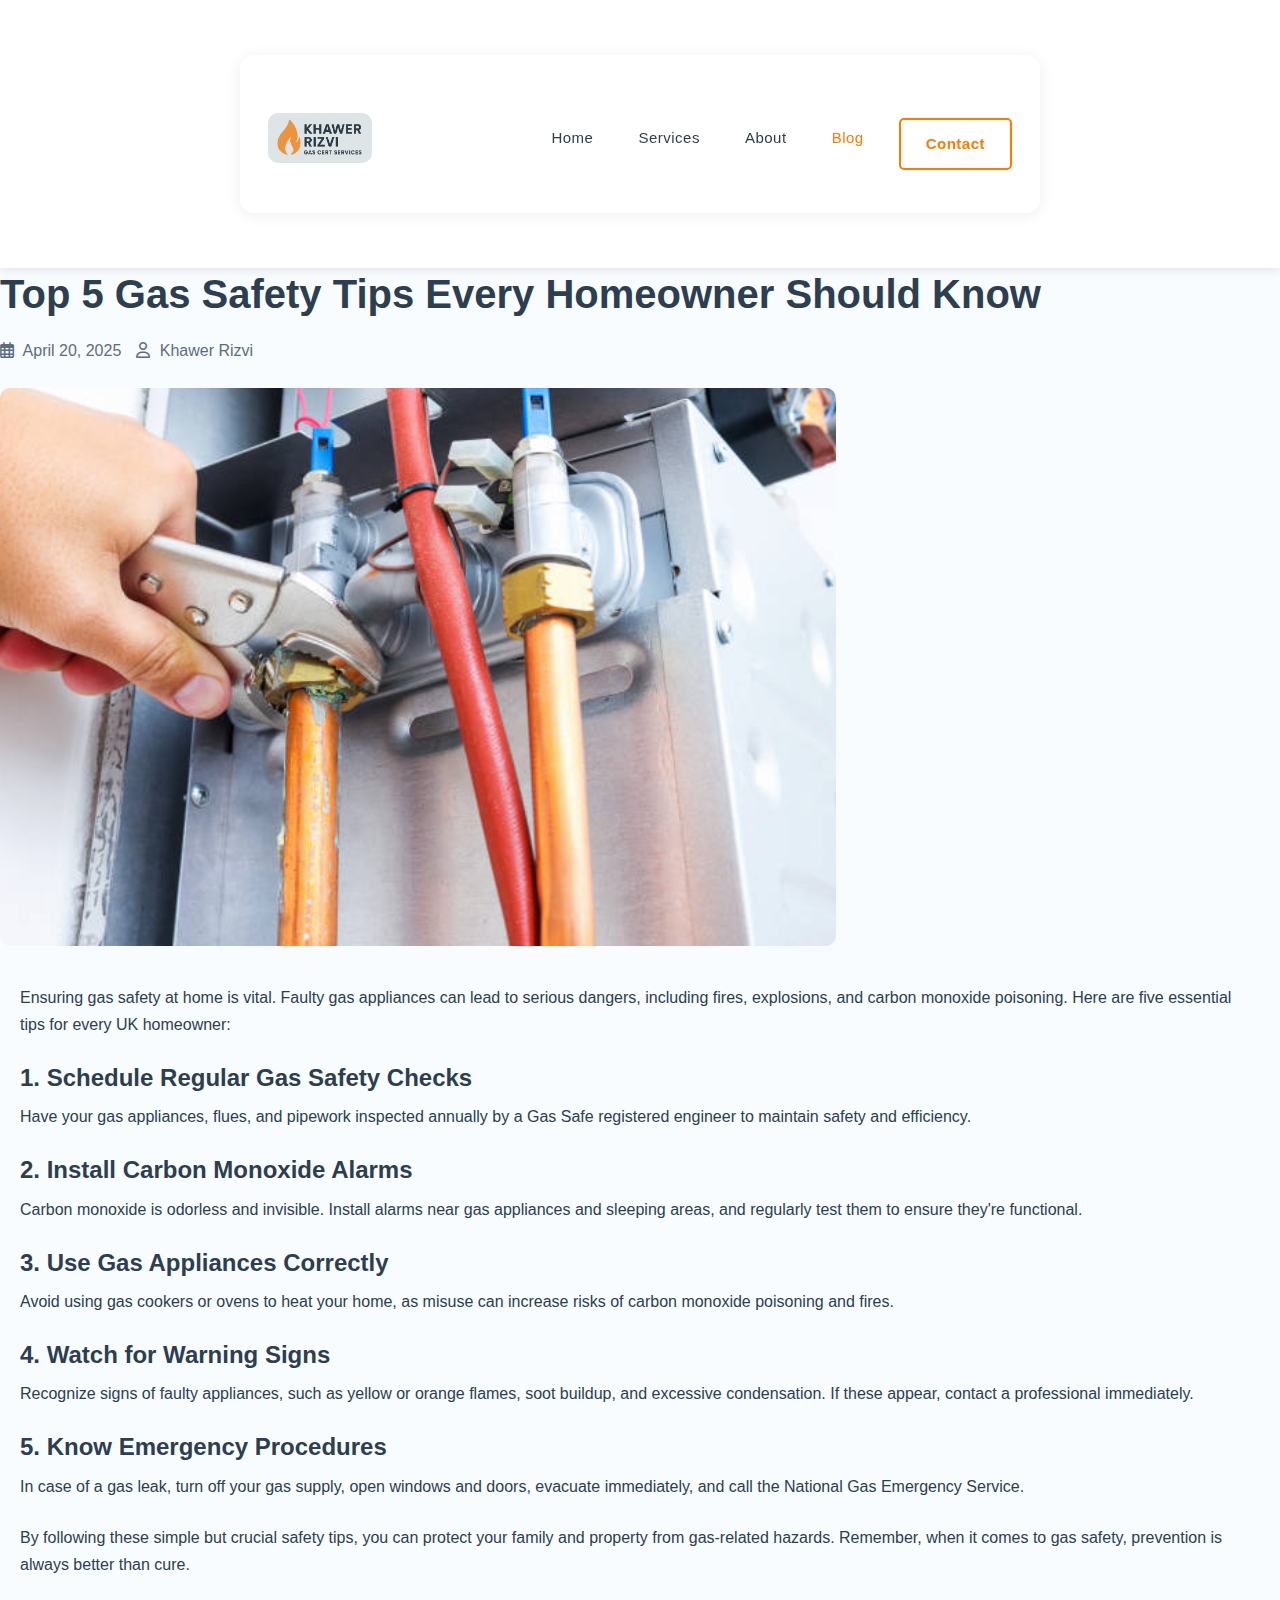
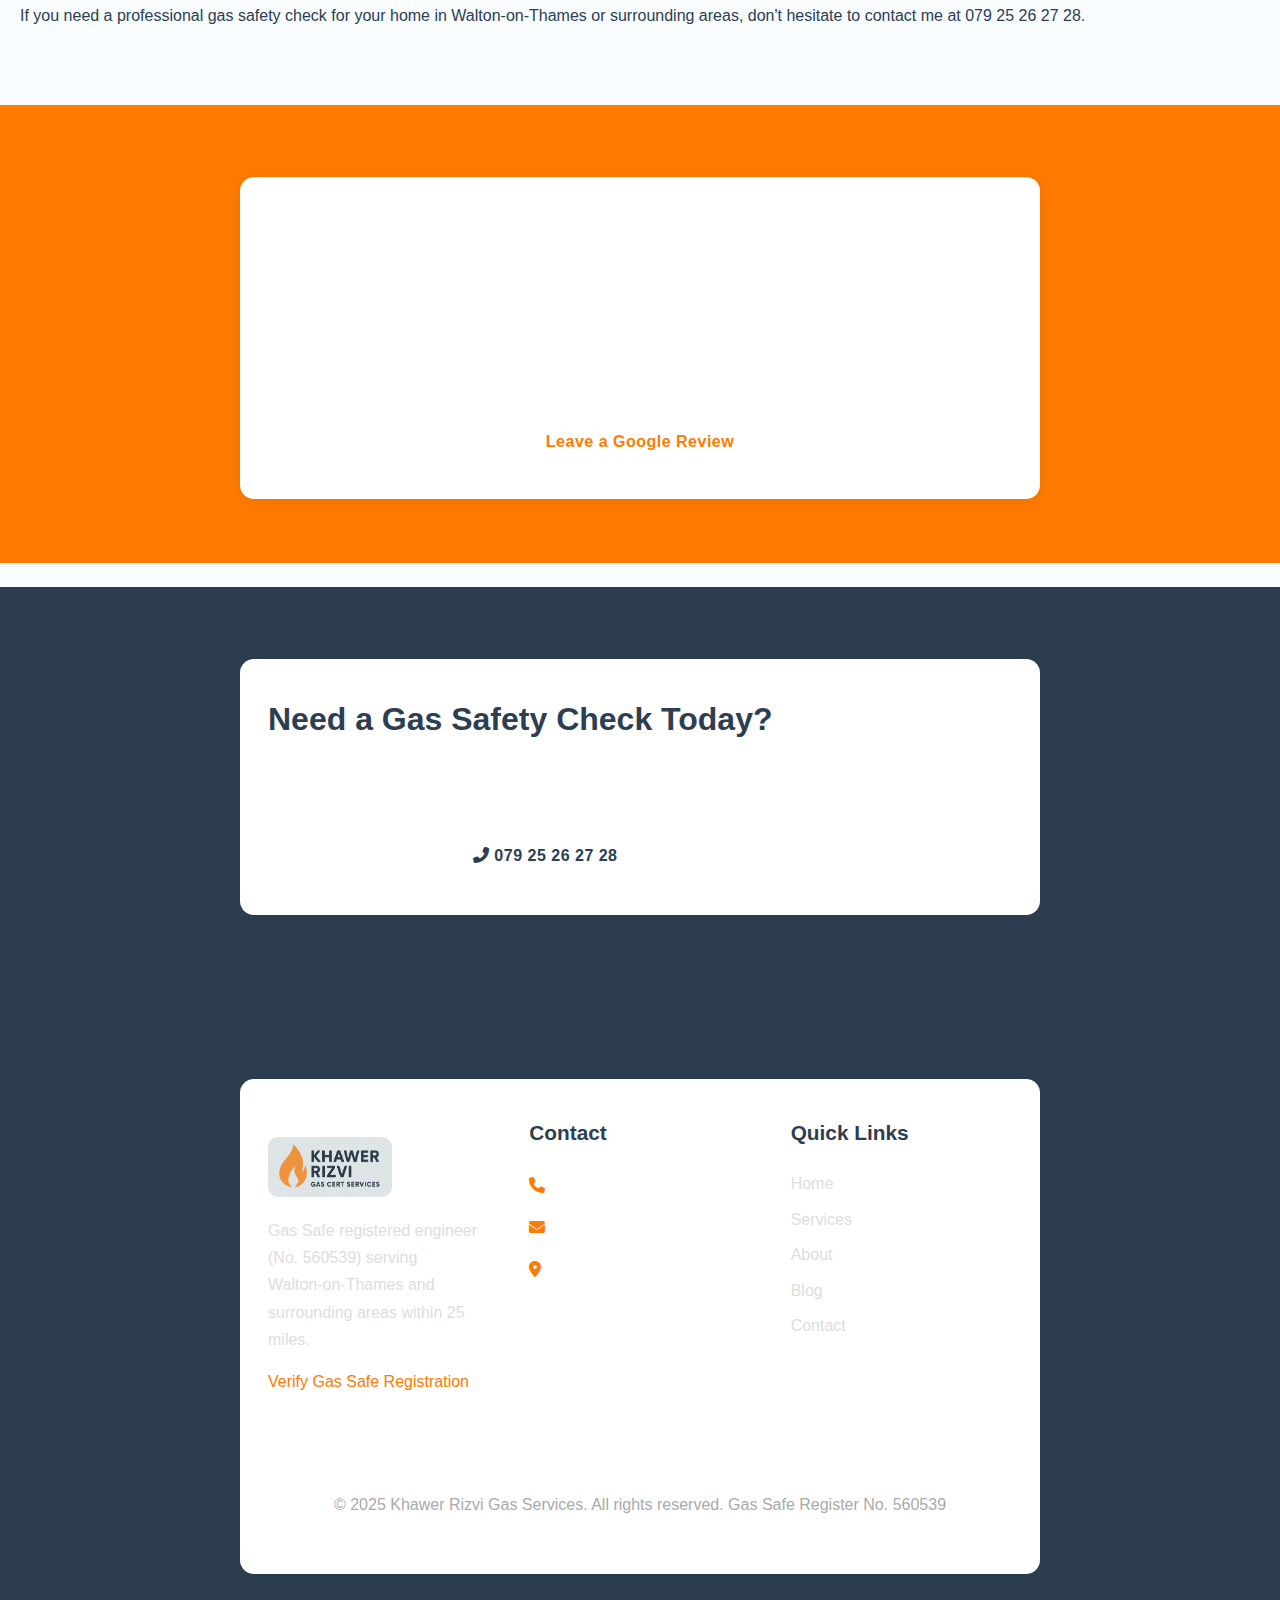
<file: blog/top-5-gas-safety-tips.html>
<!DOCTYPE html>
<html lang="en">
<head>
    <meta charset="UTF-8">
    <meta name="viewport" content="width=device-width, initial-scale=1.0">
    <title>Top 5 Gas Safety Tips Every Homeowner Should Know - Khawer Rizvi Gas Services</title>
    <meta name="description" content="Essential gas safety tips for UK homeowners. Learn how to protect your family from gas-related hazards with advice from Khawer Rizvi, Gas Safe engineer.">
    <link rel="stylesheet" href="../css/style.css">
    <link rel="icon" href="../images/favicon.ico" type="image/x-icon">
    <!-- Font Awesome -->
    <link rel="stylesheet" href="https://cdnjs.cloudflare.com/ajax/libs/font-awesome/6.4.0/css/all.min.css">
    <!-- Google tag (gtag.js) -->
    <script async src="https://www.googletagmanager.com/gtag/js?id=G-E4MYHXT1ZE"></script>
    <script>
      window.dataLayer = window.dataLayer || [];
      function gtag(){dataLayer.push(arguments);}
      gtag('js', new Date());

      gtag('config', 'G-E4MYHXT1ZE');
    </script>
    <style>
        body {
            background: #f8fcff;
            color: #2c3e50;
            margin: 0;
            padding: 0;
        }
        .container {
            max-width: 800px;
            margin: 40px auto;
            background: #fff;
            border-radius: 14px;
            box-shadow: 0 2px 16px rgba(0,0,0,0.07);
            padding: 40px 28px 32px 28px;
        }
        h1, h2, h3 {
            color: #2c3e50;
            margin-top: 0;
            margin-bottom: 18px;
            text-align: left;
        }
        p, ul, ol {
            margin-left: 0;
            margin-right: 0;
            padding-left: 0;
            padding-right: 0;
        }
        ul, ol {
            margin-bottom: 18px;
        }
        img {
            max-width: 100%;
            border-radius: 10px;
            margin: 18px 0;
            display: block;
        }
        .blog-meta {
            color: #5d6d7e;
            font-size: 1rem;
            margin-bottom: 24px;
        }
        .blog-content {
            margin-bottom: 32px;
        }
        .btn {
            margin-top: 12px;
        }
    </style>
</head>
<body>
    <header>
        <div class="container">
            <div class="logo">
                <a href="/">
                    <img src="../images/logo.png" alt="Khawer Rizvi Gas Services">
                </a>
            </div>
            <nav>
                <ul>
                    <li><a href="/">Home</a></li>
                    <li><a href="/services.html">Services</a></li>
                    <li><a href="/about.html">About</a></li>
                    <li><a href="/blog.html" class="active">Blog</a></li>
                    <li><a href="/contact.html" class="btn btn-outline-nav">Contact</a></li>
                </ul>
                <div class="mobile-menu-btn">
                    <span></span>
                    <span></span>
                    <span></span>
                </div>
            </nav>
        </div>
    </header>

    <main>
        <article class="blog-post">
            <div class="blog-post-header">
                <h1>Top 5 Gas Safety Tips Every Homeowner Should Know</h1>
                <div class="blog-post-meta blog-meta">
                    <span><i class="far fa-calendar-alt"></i> April 20, 2025</span>
                    <span><i class="far fa-user"></i> Khawer Rizvi</span>
                </div>
            </div>
            
            <div class="blog-post-image">
                <img src="../images/stock3.png" alt="Gas Safety Tips">
            </div>
            
            <div class="blog-post-content blog-content">
                <p>Ensuring gas safety at home is vital. Faulty gas appliances can lead to serious dangers, including fires, explosions, and carbon monoxide poisoning. Here are five essential tips for every UK homeowner:</p>
                
                <h2>1. Schedule Regular Gas Safety Checks</h2>
                <p>Have your gas appliances, flues, and pipework inspected annually by a Gas Safe registered engineer to maintain safety and efficiency.</p>
                
                <h2>2. Install Carbon Monoxide Alarms</h2>
                <p>Carbon monoxide is odorless and invisible. Install alarms near gas appliances and sleeping areas, and regularly test them to ensure they're functional.</p>
                
                <h2>3. Use Gas Appliances Correctly</h2>
                <p>Avoid using gas cookers or ovens to heat your home, as misuse can increase risks of carbon monoxide poisoning and fires.</p>
                
                <h2>4. Watch for Warning Signs</h2>
                <p>Recognize signs of faulty appliances, such as yellow or orange flames, soot buildup, and excessive condensation. If these appear, contact a professional immediately.</p>
                
                <h2>5. Know Emergency Procedures</h2>
                <p>In case of a gas leak, turn off your gas supply, open windows and doors, evacuate immediately, and call the National Gas Emergency Service.</p>
                
                <p>By following these simple but crucial safety tips, you can protect your family and property from gas-related hazards. Remember, when it comes to gas safety, prevention is always better than cure.</p>
                
                <p>If you need a professional gas safety check for your home in Walton-on-Thames or surrounding areas, don't hesitate to contact me at 079 25 26 27 28.</p>
            </div>
        </article>
        
        <section class="review-cta">
            <div class="container">
                <h2>Leave a Review & Get 10% Off Your Next Service!</h2>
                <p>Happy with your service? Leave Khawer a review on Google and receive 10% off your next annual gas safety check.</p>
                <a href="https://g.page/r/CbkY4YZGG7O6EBI/review" class="btn">Leave a Google Review</a>
            </div>
        </section>

        <section class="cta-banner">
            <div class="container">
                <h2>Need a Gas Safety Check Today?</h2>
                <p>Call Khawer directly for same-day service throughout Walton-on-Thames and surrounding areas.</p>
                <div class="cta-buttons">
                    <a href="tel:07925262728" class="btn btn-primary"><i class="fas fa-phone-alt"></i> 079 25 26 27 28</a>
                    <a href="sms:07925262728" class="btn btn-outline"><i class="fas fa-sms"></i> Send a Text</a>
                </div>
            </div>
        </section>
    </main>

    <footer>
        <div class="container">
            <div class="footer-grid">
                <div class="footer-logo">
                    <img src="../images/logo.png" alt="Khawer Rizvi Gas Services">
                    <p>Gas Safe registered engineer (No. 560539) serving Walton‑on‑Thames and surrounding areas within 25 miles.</p>
                    <p><a href="https://www.gassaferegister.co.uk/showengineers?se=True&page=1&ep=1xPOGK1AdTeDy4hfLti5PzL6pK08bC2%252fvWEnzbj28woxkD9e18jVRqi4z7vNDg0M6UVWa8EPSrYFKwGDPWY19BM6Yi985%252b6TBI8gf6f9mao%253d&backurl=%252ffindbusinessresults%253fep%253d1xPOGK1AdTeDy4hfLti5PzL6pK08bC2%2525252fvWEnzbj28woLjqr3hASqnqThecjZrmQ9%2526Page%253d1&searchurl=%252Ffindbusinessresults%253Fep%253D1xPOGK1AdTeDy4hfLti5PzL6pK08bC2%2525252fvWEnzbj28woLjqr3hASqnqThecjZrmQ9%2526Page%253D1" target="_blank">Verify Gas Safe Registration</a></p>
                </div>
                <div class="footer-contact">
                    <h3>Contact</h3>
                    <p><i class="fas fa-phone"></i> <a href="tel:07925262728">079 25 26 27 28</a></p>
                    <p><i class="fas fa-envelope"></i> <a href="mailto:khawer.rizvi@gmail.com">khawer.rizvi@gmail.com</a></p>
                    <p><i class="fas fa-map-marker-alt"></i> Walton‑on‑Thames, Surrey</p>
                </div>
                <div class="footer-links">
                    <h3>Quick Links</h3>
                    <ul>
                        <li><a href="/">Home</a></li>
                        <li><a href="/services.html">Services</a></li>
                        <li><a href="/about.html">About</a></li>
                        <li><a href="/blog.html">Blog</a></li>
                        <li><a href="/contact.html">Contact</a></li>
                    </ul>
                </div>
            </div>
            <div class="footer-bottom">
                <p>&copy; 2025 Khawer Rizvi Gas Services. All rights reserved. Gas Safe Register No. 560539</p>
            </div>
        </div>
    </footer>
    
    <script src="../js/main.js"></script>
</body>
</html>
</file>
<file: css/style.css>
/* 
 * Khawer Rizvi Gas Services - Main Stylesheet
 * Created: April 2025
 */

/* ===== GLOBAL STYLES ===== */
:root {
    --primary-color: #ff7a00;
    --secondary-color: #2c3e50;
    --background-color: #e8f4f8;
    --light-blue: #a3c6d3;
    --white: #ffffff;
    --light-gray: #f8f9fa;
    --dark-gray: #343a40;
    --text-color: #2c3e50;
    --border-radius: 5px;
    --box-shadow: 0 5px 15px rgba(0,0,0,0.1);
    --transition: all 0.3s ease;
    --light-bg: #f8f9fa;
    --light-text: #5d6d7e;
}

* {
    margin: 0;
    padding: 0;
    box-sizing: border-box;
}

body {
    font-family: 'Helvetica Neue', Arial, sans-serif;
    line-height: 1.6;
    color: var(--text-color);
    background-color: var(--background-color);
    font-size: 16px;
}

.container {
    width: 90%;
    max-width: 1200px;
    margin: 0 auto;
    padding: 0 15px;
}

a {
    text-decoration: none;
    color: var(--primary-color);
    transition: var(--transition);
}

a:hover {
    color: var(--secondary-color);
}

ul {
    list-style: none;
}

img {
    max-width: 100%;
    height: auto;
}

h1, h2, h3, h4, h5, h6 {
    font-family: 'Helvetica Neue', Arial, sans-serif;
    color: var(--secondary-color);
    margin-bottom: 1.5rem;
    line-height: 1.3;
    font-weight: 600;
}

h1 {
    font-size: 2.5rem;
}

h2 {
    font-size: 2rem;
    margin-bottom: 2rem;
}

h3 {
    font-size: 1.5rem;
    margin-bottom: 1rem;
}

p {
    margin-bottom: 1.5rem;
    line-height: 1.7;
}

section {
    padding: 70px 0;
    margin-bottom: 0;
}

/* ===== BUTTONS ===== */
.btn {
    display: inline-block;
    padding: 12px 24px;
    border-radius: var(--border-radius);
    font-weight: 600;
    text-align: center;
    cursor: pointer;
    transition: var(--transition);
    border: 2px solid transparent;
    font-family: 'Helvetica Neue', Arial, sans-serif;
    letter-spacing: 0.5px;
}

.btn-primary {
    background-color: var(--primary-color);
    color: var(--white);
    border-color: var(--primary-color);
}

.btn-primary:hover {
    background-color: #e56e00;
    border-color: #e56e00;
}

.btn-outline {
    background-color: transparent;
    color: var(--primary-color);
    border-color: var(--primary-color);
}

.btn-outline:hover {
    background-color: var(--primary-color);
    color: var(--white);
}

.btn-outline-nav {
    background-color: transparent;
    color: var(--white);
    border-color: var(--white);
}

.btn-outline-nav:hover {
    background-color: var(--white);
    color: var(--primary-color);
}

/* ===== HEADER & NAVIGATION ===== */
header {
    background-color: var(--secondary-color);
    padding: 15px 0;
    position: sticky;
    top: 0;
    z-index: 1000;
    box-shadow: 0 2px 10px rgba(0,0,0,0.1);
}

header .container {
    display: flex;
    justify-content: space-between;
    align-items: center;
    flex-wrap: wrap;
}

.logo img {
    height: 50px;
}

nav ul {
    display: flex;
    align-items: center;
}

nav ul li {
    margin-left: 20px;
}

nav ul li a {
    color: var(--white);
    font-weight: 500;
    padding: 5px 10px;
    border-radius: var(--border-radius);
    font-size: 15px;
    letter-spacing: 0.5px;
}

nav ul li a:hover, nav ul li a.active {
    color: var(--primary-color);
}

.mobile-menu-btn {
    display: none;
    flex-direction: column;
    cursor: pointer;
    width: 30px;
    height: 25px;
    justify-content: space-between;
    position: relative;
    z-index: 1010;
}

.mobile-menu-btn span {
    width: 100%;
    height: 3px;
    background-color: var(--white);
    border-radius: 3px;
    transition: all 0.3s ease;
}

/* Mobile menu styles */
.mobile-menu-open .mobile-menu-btn span:nth-child(1) {
    transform: rotate(45deg) translate(8px, 6px);
}

.mobile-menu-open .mobile-menu-btn span:nth-child(2) {
    opacity: 0;
}

.mobile-menu-open .mobile-menu-btn span:nth-child(3) {
    transform: rotate(-45deg) translate(8px, -6px);
}

@media (max-width: 768px) {
    header {
        padding: 12px 0;
    }
    
    .logo {
        flex: 1;
    }
    
    .mobile-menu-btn {
        display: flex;
    }
    
    nav {
        width: 100%;
        order: 3;
        margin-top: 0;
    }
    
    nav ul {
        display: none;
        position: absolute;
        top: 70px;
        left: 0;
        width: 100%;
        background-color: #2c3e50;
        flex-direction: column;
        align-items: center;
        padding: 0;
        margin: 0;
        z-index: 1000;
        overflow: hidden;
        max-height: 0;
        transition: max-height 0.3s ease;
    }
    
    nav.mobile-menu-open ul {
        display: flex;
        max-height: 1000px;
        padding: 10px 0;
        box-shadow: 0 5px 15px rgba(0,0,0,0.2);
    }
    
    nav ul li {
        margin: 0;
        width: 100%;
        text-align: center;
    }
    
    nav ul li a {
        display: block;
        padding: 12px 20px;
        font-size: 16px;
        color: #fff;
        margin: 5px 0;
    }
    
    nav ul li a:hover,
    nav ul li a.active {
        background-color: rgba(255, 122, 0, 0.2);
        color: #ff7a00;
    }
    
    .btn-outline-nav {
        background-color: #ff7a00;
        color: white;
        border: none;
        margin: 10px auto;
        width: 80%;
        max-width: 200px;
    }
    
    .btn-outline-nav:hover {
        background-color: #e56e00;
    }
}

/* More responsive adjustments */
@media (max-width: 768px) {
    section {
        padding: 40px 0;
    }
    
    .footer-grid {
        grid-template-columns: 1fr;
        gap: 30px;
    }
    
    .services-grid, 
    .testimonial-slider, 
    .contact-grid,
    .credentials-grid,
    .features .container {
        display: grid;
        grid-template-columns: 1fr;
        gap: 20px;
    }
    
    .feature-card {
        margin-bottom: 20px;
    }
    
    .cta-buttons {
        flex-direction: column;
        gap: 15px;
    }
    
    h1 {
        font-size: 2rem;
    }
    
    h2 {
        font-size: 1.8rem;
    }
}

@media (min-width: 769px) and (max-width: 1024px) {
    .footer-grid {
        grid-template-columns: repeat(2, 1fr);
    }
    
    .services-grid {
        grid-template-columns: repeat(2, 1fr);
    }
}

/* Mobile menu enhancements */
body.menu-open {
    overflow: hidden;
}

@media (max-width: 768px) {
    header {
        padding: 10px 0;
    }
    
    .logo img {
        height: 40px;
    }
    
    /* Featured sections mobile improvements */
    .feature-card {
        padding: 16px;
        margin-bottom: 15px;
    }
    
    .service-card img,
    .feature-card img {
        max-width: 60px;
    }
    
    /* Hero improvements */
    .hero {
        padding: 40px 0;
    }
    
    .hero-content {
        padding: 0 10px;
    }
    
    .hero h1 {
        font-size: 1.8rem;
        margin-bottom: 15px;
    }
    
    .hero p {
        font-size: 0.95rem;
        margin-bottom: 20px;
    }
    
    .hero-buttons .btn {
        width: 100%;
        max-width: 280px;
        margin: 8px 0;
    }
    
    /* Footer mobile adjustments */
    .footer-grid {
        padding: 0 10px;
    }
    
    .footer-logo, .footer-contact, .footer-links {
        text-align: center;
    }
    
    .footer-logo img {
        margin: 0 auto 15px;
        display: block;
    }
    
    .footer-contact p {
        justify-content: center;
    }
    
    /* Contact page mobile-specific */
    .contact-card {
        margin-bottom: 20px;
    }
    
    /* Blog entries mobile */
    .blog-post h1 {
        font-size: 1.8rem;
    }
    
    .blog-post h2 {
        font-size: 1.5rem;
    }
    
    .blog-post-content {
        padding: 0 5px;
    }
}

/* Mobile Improvements - April 2025 */

/* Make buttons easier to tap */
.btn, button, .nav-link, .btn-primary, .btn-outline {
    min-height: 48px;
    min-width: 48px;
    padding: 12px 24px;
    display: inline-flex;
    align-items: center;
    justify-content: center;
    text-align: center;
}

/* Improved Media Queries */
@media screen and (max-width: 992px) {
    /* Adjust grid layouts */
    .services-grid {
        grid-template-columns: repeat(2, 1fr);
        gap: 30px;
    }
    
    .credentials-grid {
        grid-template-columns: repeat(2, 1fr);
        gap: 20px;
    }
    
    /* Make fonts more readable */
    body {
        font-size: 16px;
    }
    
    h1 {
        font-size: 2.2rem;
    }
    
    h2 {
        font-size: 1.8rem;
    }
    
    /* Add more space between elements */
    section {
        padding: 60px 0;
    }
}

@media screen and (max-width: 768px) {
    /* Improve header and navigation */
    header {
        padding: 15px 0;
    }
    
    nav ul {
        display: none;
        position: absolute;
        top: 70px;
        left: 0;
        width: 100%;
        background-color: var(--primary-color);
        flex-direction: column;
        padding: 20px 0;
        box-shadow: 0 5px 10px rgba(0,0,0,0.1);
        z-index: 100;
    }
    
    nav ul.show {
        display: flex;
    }
    
    nav ul li {
        margin: 10px 0;
    }
    
    .mobile-menu-btn {
        display: flex;
    }
    
    /* Adjust grid and flex layouts */
    .services-grid,
    .credentials-grid,
    .contact-grid,
    .blog-grid,
    .area-list {
        grid-template-columns: 1fr;
        gap: 25px;
    }
    
    .contact-grid {
        display: flex;
        flex-direction: column;
        gap: 20px;
    }
    
    /* Adjust spacing */
    .services-preview,
    .testimonials,
    .cta-banner,
    .about-section,
    .services-section,
    .page-header,
    .contact-info {
        padding: 40px 0;
    }
    
    /* Handle flex containers */
    .columns,
    .row,
    .flex-container {
        flex-direction: column;
    }
    
    /* Adjust font sizes */
    h1 {
        font-size: 1.8rem;
    }
    
    h2 {
        font-size: 1.5rem;
    }
    
    /* Improve service cards */
    .service-card {
        width: 100%;
        max-width: 100%;
        margin: 0 0 20px 0;
    }
    
    /* Better buttons spacing */
    .cta-buttons {
        flex-direction: column;
        gap: 15px;
    }
    
    .cta-buttons .btn {
        width: 100%;
        margin: 5px 0;
    }
    
    /* Override fixed heights */
    .fixed-height {
        height: auto !important;
        min-height: initial !important;
    }
    
    /* Adjust images */
    img {
        max-width: 100%;
        height: auto;
    }
}

@media screen and (max-width: 576px) {
    /* Small mobile adjustments */
    .container {
        width: 95%;
        padding: 0 10px;
    }
    
    /* Tighter spacing */
    section {
        padding: 30px 0;
    }
    
    /* More readable font sizes */
    body {
        font-size: 16px; /* Base font size */
    }
    
    h1 {
        font-size: 1.6rem;
    }
    
    h2 {
        font-size: 1.4rem;
    }
    
    h3 {
        font-size: 1.2rem;
    }
    
    p {
        font-size: 1rem;
        line-height: 1.5;
    }
    
    /* Adjust hero section */
    .hero {
        padding: 30px 0;
        text-align: center;
    }
    
    .hero-content {
        width: 100%;
    }
    
    /* Better tap targets for mobile */
    .btn, 
    button,
    input[type="submit"] {
        padding: 14px 20px;
        font-size: 1rem;
        width: 100%;
        margin: 8px 0;
    }
    
    /* Improve form elements */
    input, 
    textarea, 
    select {
        padding: 12px;
        font-size: 16px; /* Prevent zoom on iOS */
        width: 100%;
    }
    
    /* Adjust card spacing */
    .service-card,
    .credential-card,
    .contact-card,
    .testimonial-content {
        padding: 20px 15px;
        margin-bottom: 20px;
    }
    
    /* Stack navigation items */
    .footer-navigation ul {
        flex-direction: column;
    }
    
    .footer-navigation li {
        margin: 8px 0;
    }
}

/* ===== HERO SECTION ===== */
.hero {
    background-color: var(--secondary-color);
    color: var(--white);
    padding: 100px 0;
    position: relative;
    background-image: linear-gradient(rgba(44, 62, 80, 0.8), rgba(44, 62, 80, 0.8)), url('../images/hero-bg.jpg');
    background-size: cover;
    background-position: center;
}

.hero-content {
    max-width: 700px;
    margin: 0 auto;
    text-align: center;
}

.hero-callout {
    display: inline-block;
    background-color: var(--primary-color);
    color: var(--white);
    padding: 8px 20px;
    border-radius: 30px;
    font-weight: 700;
    margin-bottom: 20px;
    font-size: 1.2rem;
    letter-spacing: 1px;
    animation: pulse 2s infinite;
}

@keyframes pulse {
    0% {
        transform: scale(1);
    }
    50% {
        transform: scale(1.05);
    }
    100% {
        transform: scale(1);
    }
}

.hero h1 {
    font-size: 3rem;
    margin-bottom: 20px;
    color: #a6d8ff !important;
    text-shadow: 0 2px 10px rgba(0,0,0,0.18);
}

.hero p {
    font-size: 1.2rem;
    margin-bottom: 30px;
    color: var(--white);
}

.hero .btn {
    margin-top: 20px;
}

.hero-phone {
    font-size: 1.5rem;
    font-weight: 700;
    margin-bottom: 30px;
    display: block;
}

.hero-phone i {
    margin-right: 10px;
    color: var(--primary-color);
}

/* ===== TRUST BAR ===== */
.trust-bar {
    background-color: var(--white);
    padding: 20px 0;
    border-bottom: 1px solid #eee;
}

.trust-bar ul {
    display: flex;
    justify-content: space-around;
    align-items: center;
    list-style: none;
    padding: 0;
    margin: 0;
    flex-wrap: wrap;
    gap: 15px;
}

.trust-bar li {
    display: flex;
    align-items: center;
    font-weight: 600;
}

.trust-bar img {
    height: 40px;
    margin-right: 10px;
}

/* ===== USP SECTION ===== */
.usps {
    text-align: center;
    background-color: var(--white);
}

.usp-grid {
    display: grid;
    grid-template-columns: repeat(auto-fit, minmax(300px, 1fr));
    gap: 30px;
    margin-top: 40px;
}

.usp-card {
    padding: 30px;
    border-radius: var(--border-radius);
    background-color: var(--light-blue);
    transition: var(--transition);
}

.usp-card:hover {
    transform: translateY(-5px);
    box-shadow: var(--box-shadow);
}

.usp-card i {
    font-size: 3rem;
    color: var(--primary-color);
    margin-bottom: 20px;
}

/* ===== SERVICES TEASER ===== */
.services-teaser {
    background-color: var(--light-blue);
    text-align: center;
}

.services-teaser ul {
    display: grid;
    grid-template-columns: repeat(auto-fit, minmax(300px, 1fr));
    gap: 30px;
    margin: 40px 0;
    padding: 0;
    list-style: none;
}

.services-teaser li {
    background-color: var(--white);
    padding: 30px;
    border-radius: var(--border-radius);
    box-shadow: var(--box-shadow);
    transition: var(--transition);
}

.services-teaser li:hover {
    transform: translateY(-5px);
    box-shadow: 0 10px 25px rgba(0, 0, 0, 0.15);
}

.services-teaser h3 {
    color: var(--primary-color);
    margin-bottom: 15px;
}

.cta-button {
    margin-top: 30px;
}

/* ===== HOW IT WORKS ===== */
.how-it-works {
    text-align: center;
    background-color: var(--white);
}

.how-it-works ol {
    max-width: 800px;
    margin: 40px auto;
    list-style-position: inside;
    counter-reset: step-counter;
    padding: 0;
}

.how-it-works ol li {
    position: relative;
    padding: 20px 20px 20px 80px;
    margin-bottom: 20px;
    background-color: var(--light-blue);
    border-radius: var(--border-radius);
    counter-increment: step-counter;
}

.how-it-works ol li::before {
    content: counter(step-counter);
    position: absolute;
    left: 20px;
    top: 50%;
    transform: translateY(-50%);
    width: 40px;
    height: 40px;
    background-color: var(--primary-color);
    color: var(--white);
    border-radius: 50%;
    display: flex;
    align-items: center;
    justify-content: center;
    font-weight: bold;
}

/* ===== TESTIMONIALS ===== */
.testimonials {
    background-color: var(--light-blue);
    text-align: center;
}

.testimonials-carousel {
    display: flex;
    overflow-x: hidden;
    scroll-behavior: smooth;
    margin: 40px 0;
}

.testimonial {
    min-width: 100%;
    padding: 30px;
    background-color: var(--white);
    border-radius: var(--border-radius);
    box-shadow: var(--box-shadow);
}

.stars {
    color: var(--primary-color);
    margin-bottom: 15px;
}

.testimonial p {
    font-style: italic;
    margin-bottom: 20px;
}

.testimonial .author {
    font-weight: 600;
    color: var(--gray-color);
}

.carousel-controls {
    display: flex;
    justify-content: center;
    gap: 15px;
}

.carousel-controls button {
    width: 40px;
    height: 40px;
    border-radius: 50%;
    background-color: var(--white);
    border: 2px solid var(--primary-color);
    color: var(--primary-color);
    cursor: pointer;
    transition: var(--transition);
}

.carousel-controls button:hover {
    background-color: var(--primary-color);
    color: var(--white);
}

/* ===== FOOTER CTA ===== */
.footer-cta {
    background: var(--secondary-color);
    color: var(--white);
    text-align: center;
    padding: 80px 0;
}

.footer-cta h2 {
    margin-bottom: 30px;
}

/* ===== FOOTER ===== */
footer {
    background-color: var(--dark-gray);
    color: var(--white);
    padding: 60px 0 20px;
}

.footer-grid {
    display: grid;
    grid-template-columns: repeat(auto-fit, minmax(250px, 1fr));
    gap: 30px;
    margin-bottom: 40px;
}

.footer-logo img {
    height: 60px;
    margin-bottom: 15px;
}

.footer-contact p {
    margin-bottom: 10px;
}

.footer-contact i {
    margin-right: 10px;
    color: var(--primary-color);
}

.footer-contact a {
    color: var(--white);
}

.footer-links ul {
    list-style: none;
    padding: 0;
}

.footer-links li {
    margin-bottom: 10px;
}

.footer-links a {
    color: var(--white);
}

.footer-links a:hover {
    color: var(--primary-color);
}

.social-icons {
    display: flex;
    gap: 15px;
}

.social-icons a {
    display: flex;
    align-items: center;
    justify-content: center;
    width: 40px;
    height: 40px;
    background-color: rgba(255, 255, 255, 0.1);
    border-radius: 50%;
    color: var(--white);
    transition: var(--transition);
}

.social-icons a:hover {
    background-color: var(--primary-color);
    color: var(--white);
}

.footer-bottom {
    text-align: center;
    padding-top: 20px;
    border-top: 1px solid rgba(255, 255, 255, 0.1);
}

/* ===== PAGE HEADER ===== */
.page-header {
    background-color: var(--light-bg);
    color: var(--secondary-color);
    padding: 40px 0 20px 0;
    text-align: center;
}

.page-header h1 {
    color: var(--secondary-color);
    margin-bottom: 10px;
    margin-top: 0;
}

.page-header p {
    color: var(--light-text);
    margin-bottom: 0;
}

/* ===== SERVICES PAGE ===== */
.services .service-card {
    display: flex;
    margin-bottom: 40px;
    background-color: var(--light-blue);
    border-radius: var(--border-radius);
    overflow: hidden;
}

.service-icon {
    display: flex;
    align-items: center;
    justify-content: center;
    min-width: 150px;
    background-color: var(--primary-color);
    color: var(--white);
    padding: 30px;
}

.service-icon i {
    font-size: 3rem;
}

.service-content {
    padding: 30px;
}

.service-content h2 {
    color: var(--primary-color);
}

.service-content ul {
    margin: 20px 0;
}

/* ===== ABOUT PAGE ===== */
.about-grid {
    display: grid;
    grid-template-columns: 1fr 2fr;
    gap: 40px;
    align-items: center;
}

.about-image img {
    border-radius: var(--border-radius);
    box-shadow: var(--box-shadow);
}

.trust-list {
    list-style: none;
    padding: 0;
    margin: 15px 0 0 0;
}

.trust-list li {
    margin-bottom: 8px;
}

.credentials {
    background-color: var(--light-blue);
    text-align: center;
}

.credentials-grid {
    display: grid;
    grid-template-columns: repeat(auto-fit, minmax(250px, 1fr));
    gap: 30px;
    margin-top: 40px;
}

.credential-card {
    background-color: var(--white);
    padding: 30px;
    border-radius: var(--border-radius);
    box-shadow: var(--box-shadow);
}

.credential-icon {
    font-size: 3rem;
    color: var(--primary-color);
    margin-bottom: 20px;
}

/* ===== BLOG PAGE ===== */
.blog-grid {
    display: grid;
    grid-template-columns: repeat(auto-fit, minmax(300px, 1fr));
    gap: 30px;
}

.blog-card {
    background-color: var(--white);
    border-radius: var(--border-radius);
    box-shadow: var(--box-shadow);
    overflow: hidden;
    transition: var(--transition);
}

.blog-card:hover {
    transform: translateY(-5px);
    box-shadow: 0 10px 25px rgba(0, 0, 0, 0.15);
}

.blog-image img {
    width: 100%;
    height: 200px;
    object-fit: cover;
}

.blog-content {
    padding: 20px;
}

.blog-content h2 {
    font-size: 1.5rem;
    margin-bottom: 10px;
}

.blog-meta {
    display: flex;
    gap: 15px;
    color: var(--gray-color);
    margin-bottom: 15px;
    font-size: 0.9rem;
}

.blog-meta i {
    margin-right: 5px;
}

.subscribe {
    background-color: var(--light-blue);
    text-align: center;
    margin-top: 60px;
}

.subscribe-form {
    display: flex;
    max-width: 500px;
    margin: 30px auto 0;
}

.subscribe-form input {
    flex: 1;
    padding: 12px;
    border: 1px solid #ddd;
    border-radius: var(--border-radius) 0 0 var(--border-radius);
    font-size: 1rem;
}

.subscribe-form button {
    border-radius: 0 var(--border-radius) var(--border-radius) 0;
}

/* ===== REVIEWS PAGE ===== */
.review-stats {
    display: flex;
    justify-content: space-between;
    margin-bottom: 40px;
    background-color: var(--white);
    padding: 30px;
    border-radius: var(--border-radius);
    box-shadow: var(--box-shadow);
}

.rating-summary {
    text-align: center;
}

.rating-number {
    font-size: 3rem;
    font-weight: 700;
    color: var(--primary-color);
}

.rating-stars {
    color: var(--primary-color);
    margin: 10px 0;
}

.rating-count {
    color: var(--gray-color);
}

.rating-breakdown {
    flex: 1;
    max-width: 400px;
}

.rating-bar {
    display: flex;
    align-items: center;
    margin-bottom: 10px;
}

.rating-bar span {
    width: 60px;
}

.progress-bar {
    flex: 1;
    height: 10px;
    background-color: #ddd;
    border-radius: 5px;
    margin: 0 10px;
}

.progress {
    height: 100%;
    background-color: var(--primary-color);
    border-radius: 5px;
}

.google-reviews-widget {
    display: grid;
    grid-template-columns: repeat(auto-fit, minmax(300px, 1fr));
    gap: 30px;
    margin-bottom: 40px;
}

.review-card {
    background-color: var(--white);
    padding: 20px;
    border-radius: var(--border-radius);
    box-shadow: var(--box-shadow);
}

.review-header {
    display: flex;
    align-items: center;
    margin-bottom: 15px;
}

.reviewer-avatar {
    width: 50px;
    height: 50px;
    border-radius: 50%;
    margin-right: 15px;
}

.reviewer-info h3 {
    margin-bottom: 5px;
}

.review-stars {
    color: var(--primary-color);
    margin-bottom: 5px;
}

.review-date {
    color: var(--gray-color);
    font-size: 0.9rem;
}

.leave-review {
    text-align: center;
    margin-top: 40px;
}

/* ===== CONTACT PAGE ===== */
.contact-grid {
    display: grid;
    grid-template-columns: 1fr 1fr;
    gap: 40px;
    margin-bottom: 60px;
}

.contact-info {
    display: grid;
    grid-template-columns: repeat(auto-fit, minmax(200px, 1fr));
    gap: 20px;
}

.contact-card {
    background-color: var(--white);
    padding: 20px;
    border-radius: var(--border-radius);
    box-shadow: var(--box-shadow);
    text-align: center;
}

.contact-icon {
    font-size: 2rem;
    color: var(--primary-color);
    margin-bottom: 15px;
}

.contact-link {
    display: block;
    font-weight: 600;
    margin-top: 10px;
}

.booking-form {
    background-color: var(--white);
    padding: 30px;
    border-radius: var(--border-radius);
    box-shadow: var(--box-shadow);
}

.form-group {
    margin-bottom: 20px;
}

.form-group label {
    display: block;
    margin-bottom: 5px;
    font-weight: 600;
}

.form-group input,
.form-group select,
.form-group textarea {
    width: 100%;
    padding: 12px;
    border: 1px solid #ddd;
    border-radius: var(--border-radius);
    font-size: 1rem;
}

.form-group textarea {
    resize: vertical;
}

.map-section {
    background-color: var(--light-blue);
    text-align: center;
}

.map-embed {
    margin: 30px 0;
    border-radius: var(--border-radius);
    overflow: hidden;
    box-shadow: var(--box-shadow);
}

.map-note {
    color: var(--gray-color);
}

/* ===== CTA BANNER ===== */
.cta-banner {
    background: var(--secondary-color);
    color: var(--white);
    text-align: center;
    padding: 32px 0 24px 0;
    margin-top: 24px;
}

.cta-buttons {
    display: flex;
    justify-content: center;
    gap: 15px;
    margin-top: 30px;
    flex-wrap: wrap;
}

/* Global Styles */
body {
    font-family: 'Helvetica Neue', Arial, sans-serif;
    line-height: 1.6;
    color: #2c3e50;
    margin: 0;
    padding: 0;
    background-color: #e8f4f8;
}

.container {
    width: 90%;
    max-width: 1200px;
    margin: 0 auto;
    padding: 0 15px;
}

/* Header */
header {
    background-color: #ffffff;
    box-shadow: 0 2px 10px rgba(0,0,0,0.1);
    position: sticky;
    top: 0;
    z-index: 1000;
    padding: 15px 0;
}

.logo img {
    max-height: 60px;
}

nav {
    display: flex;
    justify-content: space-between;
    align-items: center;
}

nav ul {
    display: flex;
    list-style: none;
    margin: 0;
    padding: 0;
}

nav ul li {
    margin-left: 25px;
}

nav ul li a {
    text-decoration: none;
    color: #2c3e50;
    font-weight: 500;
    transition: color 0.3s ease;
}

nav ul li a:hover, 
nav ul li a.active {
    color: #ff7a00;
}

.btn-outline-nav {
    border: 2px solid #ff7a00;
    padding: 8px 16px;
    border-radius: 4px;
    color: #ff7a00;
}

.btn-outline-nav:hover {
    background-color: #ff7a00;
    color: white;
}

.mobile-menu-btn {
    display: none;
    flex-direction: column;
    cursor: pointer;
}

.mobile-menu-btn span {
    width: 25px;
    height: 3px;
    background-color: #2c3e50;
    margin: 3px 0;
    border-radius: 3px;
}

/* Hero Section */
.hero {
    padding: 80px 0;
    background-color: #e8f4f8;
}

.hero .container {
    display: flex;
    align-items: center;
    justify-content: space-between;
}

.hero-content {
    flex: 1;
    padding-right: 40px;
}

.hero-image {
    flex: 1;
    text-align: center;
}

.hero-image img {
    max-width: 100%;
    height: auto;
    border-radius: 10px;
}

.hero-callout {
    font-size: 1.5rem;
    font-weight: 700;
    color: #ff7a00;
    margin-bottom: 10px;
    letter-spacing: 1px;
}

.hero h1 {
    font-size: 2.5rem;
    margin-bottom: 15px;
    color: #2c3e50;
}

.hero-subtitle {
    font-size: 1.2rem;
    margin-bottom: 20px;
    color: #ff7a00;
    font-weight: 500;
}

.hero-buttons {
    display: flex;
    gap: 15px;
    margin-top: 30px;
}

/* Features Section */
.features {
    padding: 70px 0;
    background-color: #ffffff;
}

.features .container {
    display: grid;
    grid-template-columns: repeat(4, 1fr);
    gap: 30px;
}

.feature-card {
    text-align: center;
    padding: 30px 20px;
    border-radius: 10px;
    background-color: #ffffff;
    box-shadow: 0 5px 15px rgba(0,0,0,0.05);
    transition: transform 0.3s ease;
    height: 100%;
    display: flex;
    flex-direction: column;
    justify-content: flex-start;
}

.feature-card:hover {
    transform: translateY(-5px);
}

.feature-icon {
    margin-bottom: 20px;
    font-size: 2.5rem;
    color: #ff7a00;
    display: flex;
    justify-content: center;
    align-items: center;
    height: 80px;
}

.feature-icon img {
    max-width: 100%;
    max-height: 100%;
    object-fit: contain;
}

.feature-icon i {
    font-size: 2.5rem;
    color: #ff7a00;
}

.feature-card h3 {
    margin-top: 0;
    margin-bottom: 15px;
    font-size: 1.3rem;
    color: #2c3e50;
}

.feature-card p {
    margin: 0;
    color: #5d6d7e;
}

/* Services Preview */
.services-preview {
    padding: 80px 0;
    background-color: #e8f4f8;
}

.services-preview h2 {
    text-align: center;
    margin-bottom: 50px;
    font-size: 2rem;
    color: #2c3e50;
}

.services-grid {
    display: grid;
    grid-template-columns: repeat(3, 1fr);
    gap: 40px;
}

.service-card {
    background-color: #ffffff;
    border-radius: 10px;
    padding: 30px;
    text-align: center;
    box-shadow: 0 5px 15px rgba(0,0,0,0.1);
    transition: transform 0.3s ease;
    height: 100%;
    display: flex;
    flex-direction: column;
    justify-content: space-between;
}

.service-card:hover {
    transform: translateY(-5px);
}

.service-card img {
    max-width: 100px;
    height: 100px;
    margin-bottom: 20px;
    object-fit: contain;
}

.service-card h3 {
    margin-top: 0;
    margin-bottom: 15px;
    font-size: 1.3rem;
    color: #2c3e50;
}

.service-card p {
    margin-bottom: 25px;
    color: #5d6d7e;
}

.services-cta {
    text-align: center;
    margin-top: 50px;
}

/* Testimonials */
.testimonials {
    padding: 80px 0;
    background-color: #ffffff;
}

.testimonials h2 {
    text-align: center;
    margin-bottom: 50px;
    font-size: 2rem;
    color: #2c3e50;
}

.testimonial-slider {
    position: relative;
}

.testimonial-slide {
    padding: 20px;
}

.testimonial-content {
    background-color: #f8f9fa;
    border-radius: 10px;
    padding: 30px;
    text-align: center;
    box-shadow: 0 5px 15px rgba(0,0,0,0.05);
}

.testimonial-stars {
    margin-bottom: 20px;
    color: #ff7a00;
}

.testimonial-stars img {
    max-width: 120px;
    height: auto;
}

.testimonial-content p {
    font-style: italic;
    margin-bottom: 20px;
    color: #5d6d7e;
}

.testimonial-author {
    font-weight: 600;
    color: #2c3e50;
}

.testimonial-nav {
    display: flex;
    justify-content: center;
    margin-top: 30px;
    gap: 20px;
}

.testimonial-nav button {
    background-color: transparent;
    border: 2px solid #ff7a00;
    color: #ff7a00;
    width: 40px;
    height: 40px;
    border-radius: 50%;
    cursor: pointer;
    transition: all 0.3s ease;
}

.testimonial-nav button:hover {
    background-color: #ff7a00;
    color: white;
}

.testimonial-cta {
    text-align: center;
    margin-top: 40px;
}

/* Review CTA */
.review-cta {
    padding: 32px 0 24px 0;
    background-color: var(--primary-color);
    color: var(--white);
    text-align: center;
    margin-top: 24px;
}

.review-cta h2 {
    margin-bottom: 20px;
    font-size: 2rem;
    color: var(--white);
}

.review-cta p {
    margin-bottom: 30px;
    max-width: 700px;
    margin-left: auto;
    margin-right: auto;
    color: var(--white);
}

.review-cta .btn {
    background-color: var(--white);
    color: var(--primary-color);
    border: none;
    padding: 12px 25px;
    border-radius: 5px;
    font-weight: 600;
    text-decoration: none;
    display: inline-block;
    transition: background-color 0.3s ease;
}

.review-cta .btn:hover {
    background-color: var(--white);
}

/* CTA Banner */
.cta-banner {
    padding: 32px 0 24px 0;
    background-color: var(--secondary-color);
    color: var(--white);
    text-align: center;
    margin-top: 24px;
}

.cta-banner h2 {
    margin-bottom: 20px;
    font-size: 2rem;
}

.cta-banner p {
    margin-bottom: 30px;
    max-width: 700px;
    margin-left: auto;
    margin-right: auto;
}

.cta-buttons {
    display: flex;
    justify-content: center;
    gap: 20px;
}

.cta-banner .btn-primary {
    background-color: var(--white);
    color: var(--secondary-color);
    border: 2px solid var(--white);
}

.cta-banner .btn-primary:hover {
    background-color: transparent;
    color: var(--white);
}

.cta-banner .btn-outline {
    border: 2px solid var(--white);
    color: var(--white);
}

.cta-banner .btn-outline:hover {
    background-color: var(--white);
    color: var(--secondary-color);
}

/* Footer */
footer {
    background-color: #2c3e50;
    color: white;
    padding: 60px 0 20px;
}

.footer-grid {
    display: grid;
    grid-template-columns: repeat(3, 1fr);
    gap: 40px;
    margin-bottom: 50px;
}

.footer-logo img {
    max-height: 60px;
    margin-bottom: 20px;
}

.footer-logo p {
    margin-bottom: 15px;
    color: #ddd;
}

.footer-logo a {
    color: #ff7a00;
    text-decoration: none;
}

.footer-contact h3,
.footer-links h3 {
    margin-top: 0;
    margin-bottom: 25px;
    font-size: 1.3rem;
}

.footer-contact p {
    margin-bottom: 15px;
    display: flex;
    align-items: center;
}

.footer-contact i {
    margin-right: 10px;
    color: #ff7a00;
}

.footer-contact a {
    color: white;
    text-decoration: none;
}

.footer-links ul {
    list-style: none;
    padding: 0;
    margin: 0;
}

.footer-links li {
    margin-bottom: 10px;
}

.footer-links a {
    color: #ddd;
    text-decoration: none;
    transition: color 0.3s ease;
}

.footer-links a:hover {
    color: #ff7a00;
}

.footer-bottom {
    text-align: center;
    padding-top: 30px;
    border-top: 1px solid rgba(255,255,255,0.1);
    color: #aaa;
}

/* Buttons */
.btn {
    display: inline-block;
    padding: 12px 25px;
    border-radius: 5px;
    text-decoration: none;
    font-weight: 600;
    transition: all 0.3s ease;
    cursor: pointer;
}

.btn-primary {
    background-color: #ff7a00;
    color: white;
    border: 2px solid #ff7a00;
}

.btn-primary:hover {
    background-color: #e56e00;
    border-color: #e56e00;
}

.btn-outline {
    background-color: transparent;
    color: #ff7a00;
    border: 2px solid #ff7a00;
}

.btn-outline:hover {
    background-color: #ff7a00;
    color: white;
}

/* Services List */
.services-list {
    padding: 40px 0 30px 0;
    background-color: var(--white);
}

.services-list .service-card {
    margin-bottom: 18px;
    padding: 24px;
}

.service-card {
    margin-bottom: 18px;
    padding: 24px;
}

/* About Section */
.about-section {
    padding: 40px 0 30px 0;
    background-color: var(--white);
}

.about-content {
    margin-bottom: 0;
    padding-bottom: 0;
}

.trust-list {
    margin: 15px 0 0 0;
}

.trust-list li {
    margin-bottom: 8px;
}

/* Service Area Section */
.service-area {
    padding: 32px 0 24px 0;
    background-color: var(--light-bg);
    text-align: center;
}

.area-list {
    gap: 32px;
    margin-top: 18px;
}

/* General Section Spacing */
section {
    margin-bottom: 0;
}

@media (max-width: 768px) {
    .page-header, .about-section, .services-list, .service-area, .review-cta, .cta-banner {
        padding: 24px 0 16px 0;
    }
    .services-list .service-card, .service-card {
        padding: 16px;
    }
    .area-list {
        gap: 14px;
    }
}
</file>
